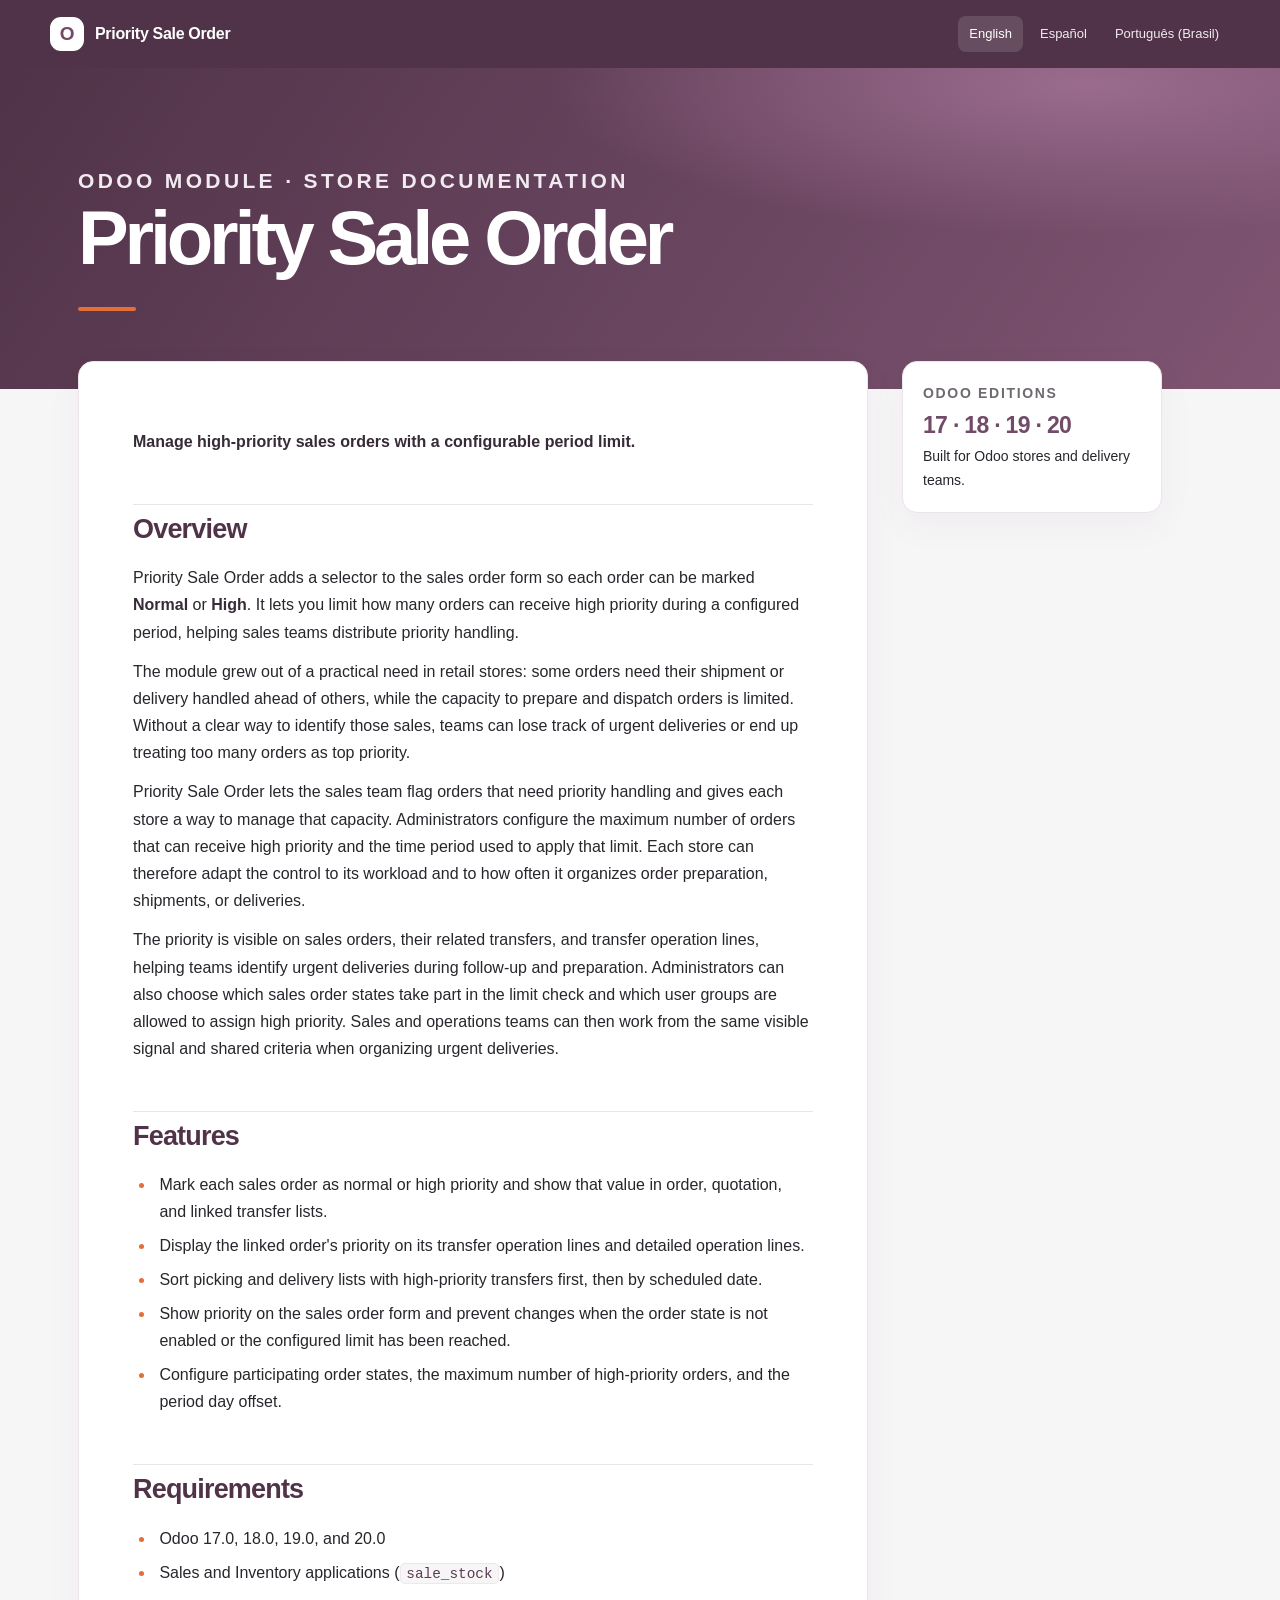
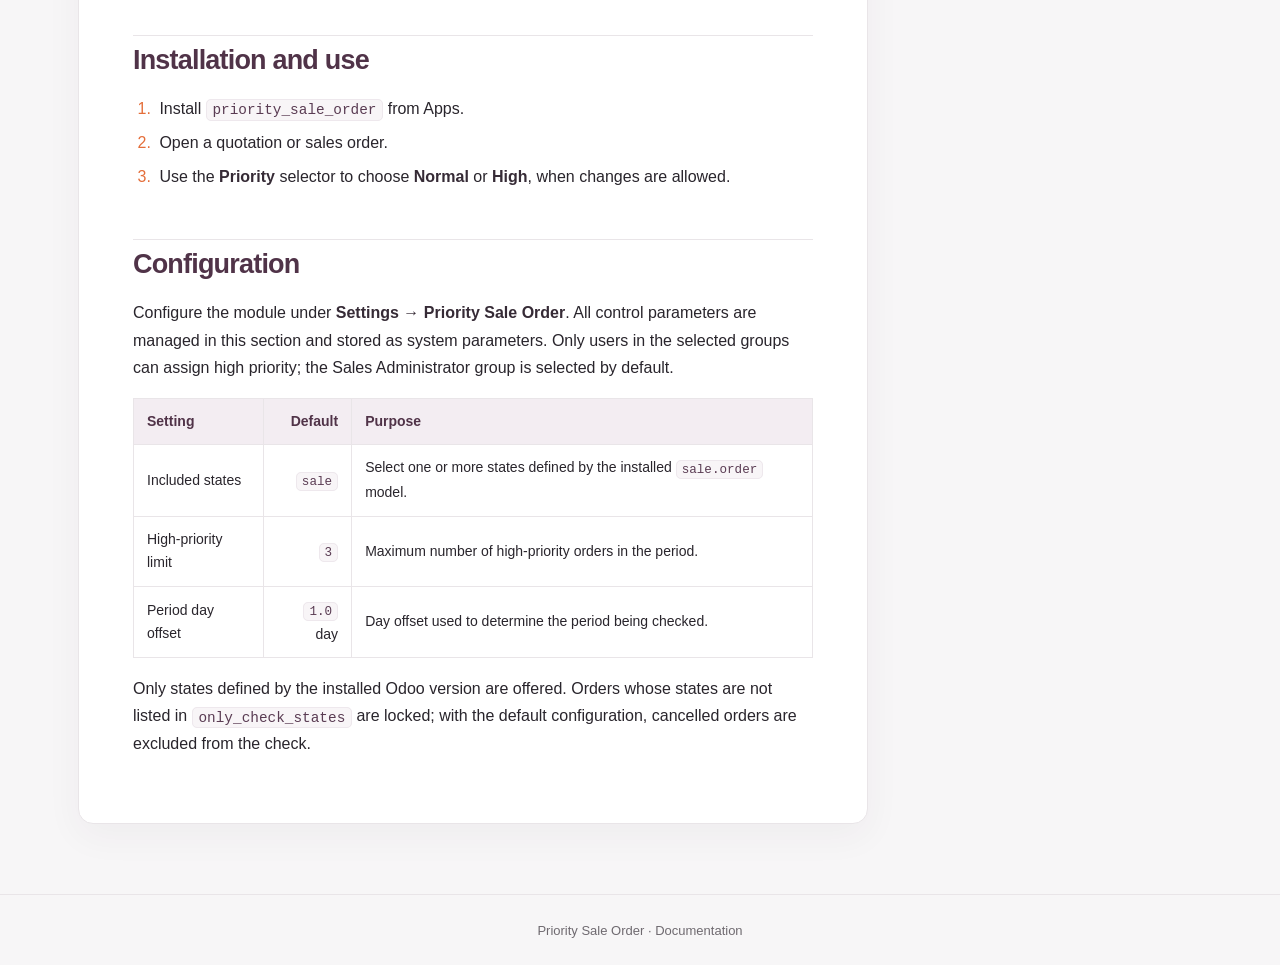
<file: static/description/index.html>
<!doctype html>
<html lang="en">
<head>
  <meta charset="utf-8">
  <meta name="viewport" content="width=device-width, initial-scale=1">
  <meta name="color-scheme" content="light">
  <title>Priority Sale Order</title>
  <style>
:root {
  color-scheme: light;
  --odoo-purple: #714b67;
  --odoo-purple-dark: #503348;
  --odoo-purple-pale: #f3edf2;
  --odoo-orange: #e46e3a;
  --ink: #29252c;
  --muted: #6f6a70;
  --line: #e9e5e8;
  --paper: #fff;
  --canvas: #f7f6f7;
}
* { box-sizing: border-box; }
body {
  margin: 0;
  background: var(--canvas);
  color: var(--ink);
  font: 16px/1.7 Inter, -apple-system, BlinkMacSystemFont, "Segoe UI", sans-serif;
}
a { color: var(--odoo-purple); text-decoration-thickness: 1px; text-underline-offset: 3px; }
a:hover { color: var(--odoo-purple-dark); }
.topbar {
  min-height: 68px;
  display: flex;
  align-items: center;
  justify-content: space-between;
  gap: 24px;
  padding: 12px max(24px, calc((100vw - 1180px) / 2));
  background: var(--odoo-purple-dark);
  color: white;
}
.brand { display: inline-flex; align-items: center; gap: 11px; color: white; font-weight: 700; text-decoration: none; letter-spacing: -.02em; }
.brand-mark {
  display: grid; place-items: center; width: 34px; height: 34px; border-radius: 11px;
  background: white; color: var(--odoo-purple); font-weight: 850; font-size: 19px;
}
.languages { display: flex; flex-wrap: wrap; gap: 6px; }
.languages a { padding: 7px 11px; border-radius: 8px; color: #f1eaf0; font-size: 13px; text-decoration: none; }
.languages a:hover, .languages a[aria-current="page"] { background: #ffffff20; color: white; }
.hero {
  overflow: hidden;
  background: radial-gradient(ellipse at 85% 5%, #9a6b8d 0, transparent 35%), linear-gradient(125deg, #503348, #714b67 72%, #805573);
  color: white;
}
.hero-inner { max-width: 1180px; margin: 0 auto; padding: 72px 28px 78px; }
.eyebrow { margin: 0 0 14px; color: #f6c7a7; font-size: 12px; font-weight: 750; letter-spacing: .16em; text-transform: uppercase; }
.hero h1 { max-width: 820px; margin: 0; color: white; font-size: clamp(42px, 7vw, 76px); line-height: 1.03; letter-spacing: -.055em; }
.hero p { max-width: 680px; margin: 23px 0 0; color: #f2eaf1; font-size: clamp(17px, 2.4vw, 21px); }
.hero-rule { width: 58px; height: 4px; margin-top: 30px; border-radius: 4px; background: var(--odoo-orange); }
.layout { display: grid; grid-template-columns: minmax(0, 790px) 260px; gap: 34px; max-width: 1180px; margin: -28px auto 0; padding: 0 28px 70px; align-items: start; }
.article, .side-card { border: 1px solid var(--line); border-radius: 15px; background: var(--paper); box-shadow: 0 12px 36px #38233a0c; }
.article { padding: clamp(26px, 5vw, 54px); }
.article h2 { margin: 1.8em 0 .65em; padding-top: .3em; border-top: 1px solid var(--line); color: var(--odoo-purple-dark); font-size: 27px; line-height: 1.25; letter-spacing: -.03em; }
.article h2:first-child { margin-top: 0; border-top: 0; }
.article h3 { margin: 1.5em 0 .5em; color: var(--odoo-purple); font-size: 19px; }
.article p { margin: .75em 0; }
.article strong { color: #362b36; }
.article ul, .article ol { padding-left: 1.4em; }
.article li { padding-left: .25em; margin: .42em 0; }
.article li::marker { color: var(--odoo-orange); }
.article code { padding: .13em .4em; border: 1px solid #eee8ed; border-radius: 5px; background: #f8f5f7; color: #5a3c53; font-size: .9em; }
.article table { display: block; width: 100%; margin: 1.2em 0; overflow-x: auto; border-collapse: collapse; font-size: 14px; }
.article th { background: var(--odoo-purple-pale); color: var(--odoo-purple-dark); text-align: left; }
.article th, .article td { padding: 11px 13px; border: 1px solid var(--line); }
.article blockquote { margin: 1.2em 0; padding: 12px 18px; border-left: 4px solid var(--odoo-orange); background: #fcf7f4; color: var(--muted); }
.sidebar { display: grid; gap: 14px; }
.side-card { padding: 20px; }
.side-label { margin: 0 0 9px; color: var(--muted); font-size: 11px; font-weight: 750; letter-spacing: .12em; text-transform: uppercase; }
.side-card p { margin: 0; font-size: 14px; }
.side-card .accent { color: var(--odoo-purple); font-size: 23px; font-weight: 750; letter-spacing: -.03em; }
.side-card a { font-size: 14px; }
footer { padding: 25px 20px; border-top: 1px solid var(--line); color: var(--muted); text-align: center; font-size: 13px; }
@media (max-width: 850px) {
  .layout { grid-template-columns: 1fr; }
  .sidebar { grid-template-columns: repeat(auto-fit, minmax(190px, 1fr)); }
  .hero-inner { padding-top: 55px; padding-bottom: 66px; }
}
@media (max-width: 520px) {
  .topbar { align-items: flex-start; flex-direction: column; gap: 10px; padding: 13px 18px; }
  .hero-inner { padding: 44px 20px 58px; }
  .layout { padding-right: 14px; padding-left: 14px; }
  .article { padding: 24px 20px; }
}
</style>
</head>
<body>
  <header class="topbar">
    <a class="brand" href="index.html"><span class="brand-mark">O</span><span>Priority Sale Order</span></a>
    <nav class="languages" aria-label="Language"><a href="index.html" aria-current="page">English</a>
<a href="es.html">Español</a>
<a href="pt_BR.html">Português (Brasil)</a></nav>
  </header>
  <section class="hero">
    <div class="hero-inner">
      <p class="eyebrow">Odoo module · Store documentation</p>
      <h1>Priority Sale Order</h1>
      <div class="hero-rule"></div>
    </div>
  </section>
  <main class="layout">
    <article class="article"><p><strong>Manage high-priority sales orders with a configurable period limit.</strong></p>
<h2 id="overview">Overview</h2>
<p>Priority Sale Order adds a selector to the sales order form so each order can be marked <strong>Normal</strong> or <strong>High</strong>. It lets you limit how many orders can receive high priority during a configured period, helping sales teams distribute priority handling.</p>
<p>The module grew out of a practical need in retail stores: some orders need their shipment or delivery handled ahead of others, while the capacity to prepare and dispatch orders is limited. Without a clear way to identify those sales, teams can lose track of urgent deliveries or end up treating too many orders as top priority.</p>
<p>Priority Sale Order lets the sales team flag orders that need priority handling and gives each store a way to manage that capacity. Administrators configure the maximum number of orders that can receive high priority and the time period used to apply that limit. Each store can therefore adapt the control to its workload and to how often it organizes order preparation, shipments, or deliveries.</p>
<p>The priority is visible on sales orders, their related transfers, and transfer operation lines, helping teams identify urgent deliveries during follow-up and preparation. Administrators can also choose which sales order states take part in the limit check and which user groups are allowed to assign high priority. Sales and operations teams can then work from the same visible signal and shared criteria when organizing urgent deliveries.</p>
<h2 id="features">Features</h2>
<ul>
<li>Mark each sales order as normal or high priority and show that value in order, quotation, and linked transfer lists.</li>
<li>Display the linked order's priority on its transfer operation lines and detailed operation lines.</li>
<li>Sort picking and delivery lists with high-priority transfers first, then by scheduled date.</li>
<li>Show priority on the sales order form and prevent changes when the order state is not enabled or the configured limit has been reached.</li>
<li>Configure participating order states, the maximum number of high-priority orders, and the period day offset.</li>
</ul>
<h2 id="requirements">Requirements</h2>
<ul>
<li>Odoo 17.0, 18.0, 19.0, and 20.0</li>
<li>Sales and Inventory applications (<code>sale_stock</code>)</li>
</ul>
<h2 id="installation-and-use">Installation and use</h2>
<ol>
<li>Install <code>priority_sale_order</code> from Apps.</li>
<li>Open a quotation or sales order.</li>
<li>Use the <strong>Priority</strong> selector to choose <strong>Normal</strong> or <strong>High</strong>, when changes are allowed.</li>
</ol>
<h2 id="configuration">Configuration</h2>
<p>Configure the module under <strong>Settings → Priority Sale Order</strong>. All control parameters are managed in this section and stored as system parameters. Only users in the selected groups can assign high priority; the Sales Administrator group is selected by default.</p>
<table>
<thead>
<tr>
<th>Setting</th>
<th style="text-align: right;">Default</th>
<th>Purpose</th>
</tr>
</thead>
<tbody>
<tr>
<td>Included states</td>
<td style="text-align: right;"><code>sale</code></td>
<td>Select one or more states defined by the installed <code>sale.order</code> model.</td>
</tr>
<tr>
<td>High-priority limit</td>
<td style="text-align: right;"><code>3</code></td>
<td>Maximum number of high-priority orders in the period.</td>
</tr>
<tr>
<td>Period day offset</td>
<td style="text-align: right;"><code>1.0</code> day</td>
<td>Day offset used to determine the period being checked.</td>
</tr>
</tbody>
</table>
<p>Only states defined by the installed Odoo version are offered. Orders whose states are not listed in <code>only_check_states</code> are locked; with the default configuration, cancelled orders are excluded from the check.</p></article>
    <aside class="sidebar">
      <section class="side-card"><p class="side-label">Odoo editions</p><p class="accent">17 · 18 · 19 · 20</p><p>Built for Odoo stores and delivery teams.</p></section>
      
    </aside>
  </main>
  <footer>Priority Sale Order · Documentation</footer>
</body>
</html>
</file>
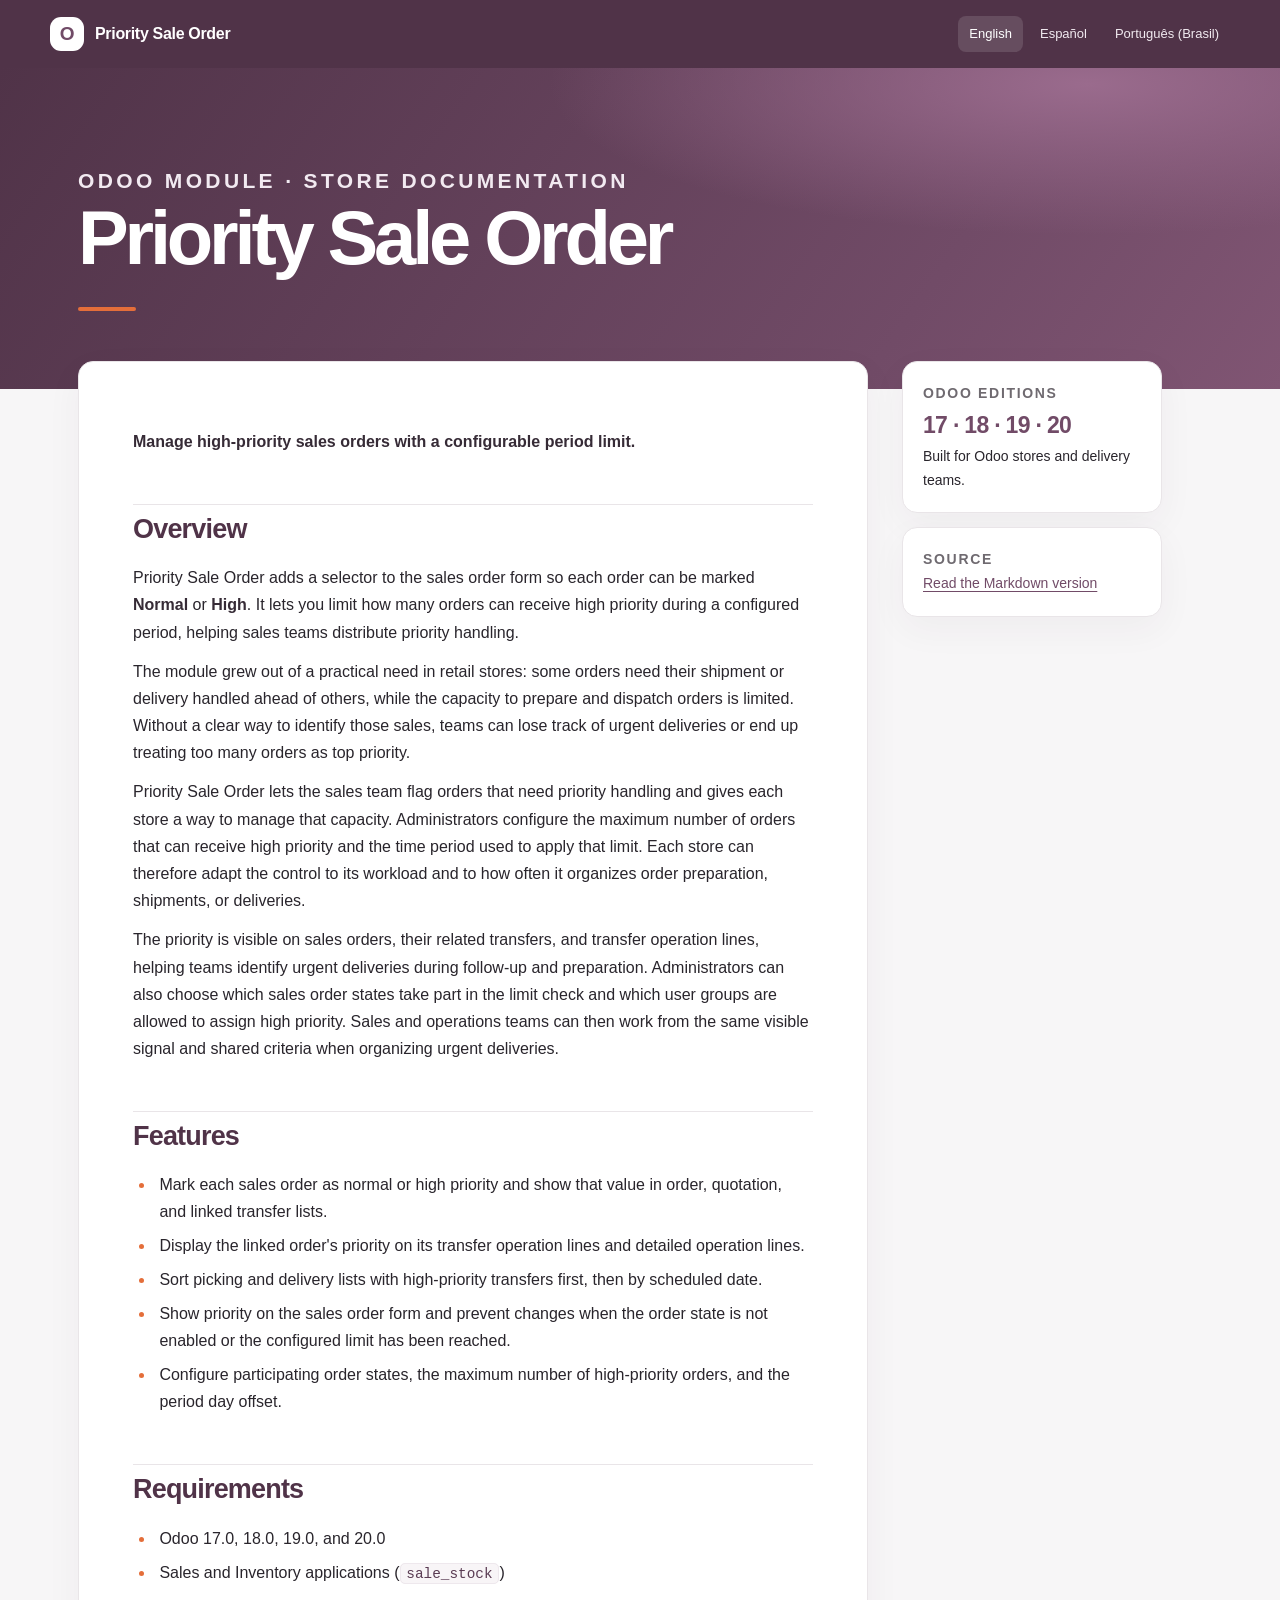
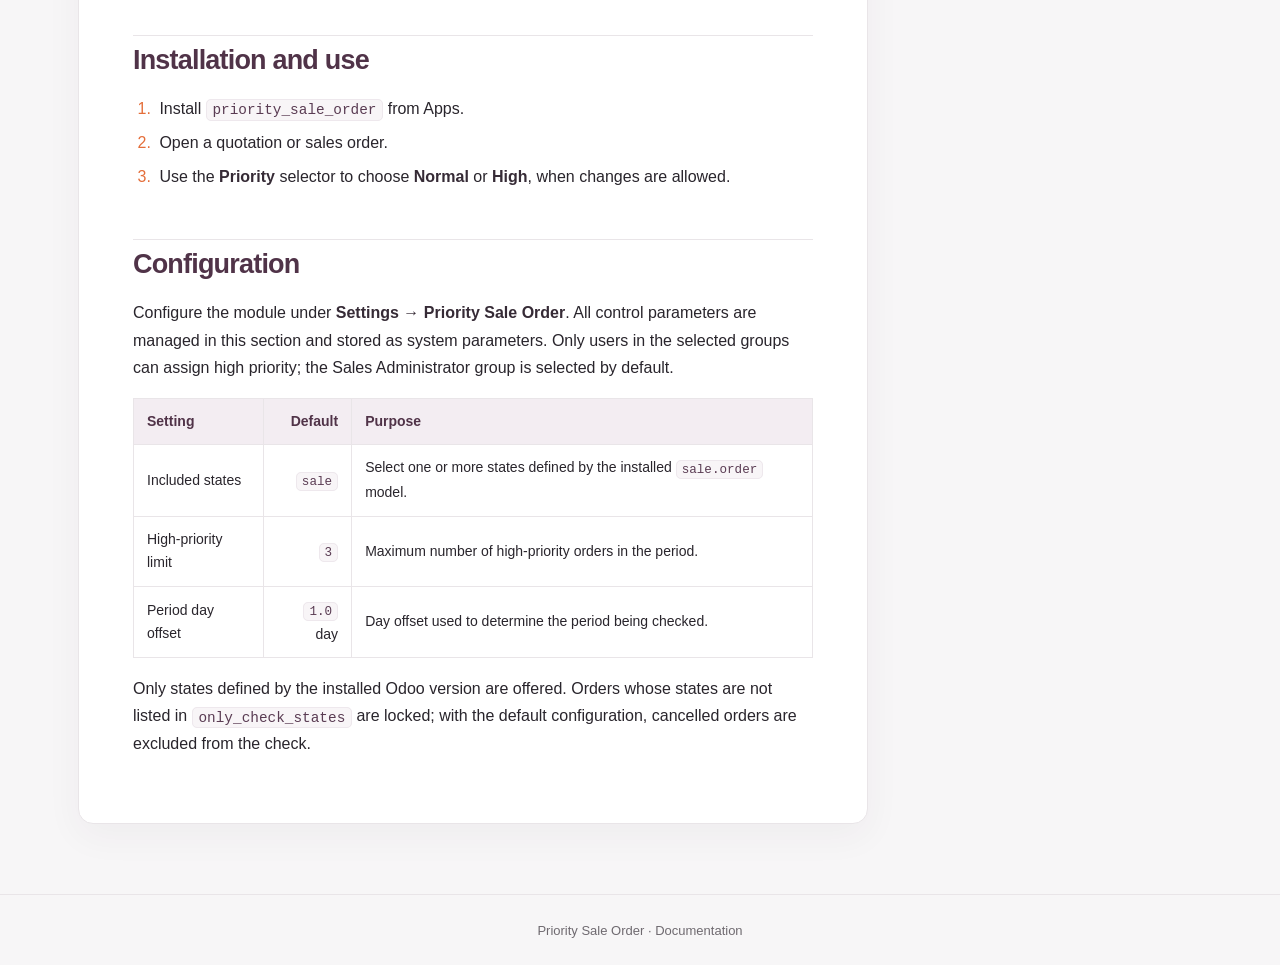
<file: docs/store/html/index.html>
<!doctype html>
<html lang="en">
<head>
  <meta charset="utf-8">
  <meta name="viewport" content="width=device-width, initial-scale=1">
  <meta name="color-scheme" content="light">
  <title>Priority Sale Order</title>
  <style>
:root {
  color-scheme: light;
  --odoo-purple: #714b67;
  --odoo-purple-dark: #503348;
  --odoo-purple-pale: #f3edf2;
  --odoo-orange: #e46e3a;
  --ink: #29252c;
  --muted: #6f6a70;
  --line: #e9e5e8;
  --paper: #fff;
  --canvas: #f7f6f7;
}
* { box-sizing: border-box; }
body {
  margin: 0;
  background: var(--canvas);
  color: var(--ink);
  font: 16px/1.7 Inter, -apple-system, BlinkMacSystemFont, "Segoe UI", sans-serif;
}
a { color: var(--odoo-purple); text-decoration-thickness: 1px; text-underline-offset: 3px; }
a:hover { color: var(--odoo-purple-dark); }
.topbar {
  min-height: 68px;
  display: flex;
  align-items: center;
  justify-content: space-between;
  gap: 24px;
  padding: 12px max(24px, calc((100vw - 1180px) / 2));
  background: var(--odoo-purple-dark);
  color: white;
}
.brand { display: inline-flex; align-items: center; gap: 11px; color: white; font-weight: 700; text-decoration: none; letter-spacing: -.02em; }
.brand-mark {
  display: grid; place-items: center; width: 34px; height: 34px; border-radius: 11px;
  background: white; color: var(--odoo-purple); font-weight: 850; font-size: 19px;
}
.languages { display: flex; flex-wrap: wrap; gap: 6px; }
.languages a { padding: 7px 11px; border-radius: 8px; color: #f1eaf0; font-size: 13px; text-decoration: none; }
.languages a:hover, .languages a[aria-current="page"] { background: #ffffff20; color: white; }
.hero {
  overflow: hidden;
  background: radial-gradient(ellipse at 85% 5%, #9a6b8d 0, transparent 35%), linear-gradient(125deg, #503348, #714b67 72%, #805573);
  color: white;
}
.hero-inner { max-width: 1180px; margin: 0 auto; padding: 72px 28px 78px; }
.eyebrow { margin: 0 0 14px; color: #f6c7a7; font-size: 12px; font-weight: 750; letter-spacing: .16em; text-transform: uppercase; }
.hero h1 { max-width: 820px; margin: 0; color: white; font-size: clamp(42px, 7vw, 76px); line-height: 1.03; letter-spacing: -.055em; }
.hero p { max-width: 680px; margin: 23px 0 0; color: #f2eaf1; font-size: clamp(17px, 2.4vw, 21px); }
.hero-rule { width: 58px; height: 4px; margin-top: 30px; border-radius: 4px; background: var(--odoo-orange); }
.layout { display: grid; grid-template-columns: minmax(0, 790px) 260px; gap: 34px; max-width: 1180px; margin: -28px auto 0; padding: 0 28px 70px; align-items: start; }
.article, .side-card { border: 1px solid var(--line); border-radius: 15px; background: var(--paper); box-shadow: 0 12px 36px #38233a0c; }
.article { padding: clamp(26px, 5vw, 54px); }
.article h2 { margin: 1.8em 0 .65em; padding-top: .3em; border-top: 1px solid var(--line); color: var(--odoo-purple-dark); font-size: 27px; line-height: 1.25; letter-spacing: -.03em; }
.article h2:first-child { margin-top: 0; border-top: 0; }
.article h3 { margin: 1.5em 0 .5em; color: var(--odoo-purple); font-size: 19px; }
.article p { margin: .75em 0; }
.article strong { color: #362b36; }
.article ul, .article ol { padding-left: 1.4em; }
.article li { padding-left: .25em; margin: .42em 0; }
.article li::marker { color: var(--odoo-orange); }
.article code { padding: .13em .4em; border: 1px solid #eee8ed; border-radius: 5px; background: #f8f5f7; color: #5a3c53; font-size: .9em; }
.article table { display: block; width: 100%; margin: 1.2em 0; overflow-x: auto; border-collapse: collapse; font-size: 14px; }
.article th { background: var(--odoo-purple-pale); color: var(--odoo-purple-dark); text-align: left; }
.article th, .article td { padding: 11px 13px; border: 1px solid var(--line); }
.article blockquote { margin: 1.2em 0; padding: 12px 18px; border-left: 4px solid var(--odoo-orange); background: #fcf7f4; color: var(--muted); }
.sidebar { display: grid; gap: 14px; }
.side-card { padding: 20px; }
.side-label { margin: 0 0 9px; color: var(--muted); font-size: 11px; font-weight: 750; letter-spacing: .12em; text-transform: uppercase; }
.side-card p { margin: 0; font-size: 14px; }
.side-card .accent { color: var(--odoo-purple); font-size: 23px; font-weight: 750; letter-spacing: -.03em; }
.side-card a { font-size: 14px; }
footer { padding: 25px 20px; border-top: 1px solid var(--line); color: var(--muted); text-align: center; font-size: 13px; }
@media (max-width: 850px) {
  .layout { grid-template-columns: 1fr; }
  .sidebar { grid-template-columns: repeat(auto-fit, minmax(190px, 1fr)); }
  .hero-inner { padding-top: 55px; padding-bottom: 66px; }
}
@media (max-width: 520px) {
  .topbar { align-items: flex-start; flex-direction: column; gap: 10px; padding: 13px 18px; }
  .hero-inner { padding: 44px 20px 58px; }
  .layout { padding-right: 14px; padding-left: 14px; }
  .article { padding: 24px 20px; }
}
</style>
</head>
<body>
  <header class="topbar">
    <a class="brand" href="index.html"><span class="brand-mark">O</span><span>Priority Sale Order</span></a>
    <nav class="languages" aria-label="Language">
      <a href="index.html" aria-current="page">English</a>
      <a href="es.html">Español</a>
      <a href="pt_BR.html">Português (Brasil)</a>
    </nav>
  </header>
  <section class="hero">
    <div class="hero-inner">
      <p class="eyebrow">Odoo module · Store documentation</p>
      <h1>Priority Sale Order</h1>
      <div class="hero-rule"></div>
    </div>
  </section>
  <main class="layout">
    <article class="article"><p><strong>Manage high-priority sales orders with a configurable period limit.</strong></p>
<h2 id="overview">Overview</h2>
<p>Priority Sale Order adds a selector to the sales order form so each order can be marked <strong>Normal</strong> or <strong>High</strong>. It lets you limit how many orders can receive high priority during a configured period, helping sales teams distribute priority handling.</p>
<p>The module grew out of a practical need in retail stores: some orders need their shipment or delivery handled ahead of others, while the capacity to prepare and dispatch orders is limited. Without a clear way to identify those sales, teams can lose track of urgent deliveries or end up treating too many orders as top priority.</p>
<p>Priority Sale Order lets the sales team flag orders that need priority handling and gives each store a way to manage that capacity. Administrators configure the maximum number of orders that can receive high priority and the time period used to apply that limit. Each store can therefore adapt the control to its workload and to how often it organizes order preparation, shipments, or deliveries.</p>
<p>The priority is visible on sales orders, their related transfers, and transfer operation lines, helping teams identify urgent deliveries during follow-up and preparation. Administrators can also choose which sales order states take part in the limit check and which user groups are allowed to assign high priority. Sales and operations teams can then work from the same visible signal and shared criteria when organizing urgent deliveries.</p>
<h2 id="features">Features</h2>
<ul>
<li>Mark each sales order as normal or high priority and show that value in order, quotation, and linked transfer lists.</li>
<li>Display the linked order's priority on its transfer operation lines and detailed operation lines.</li>
<li>Sort picking and delivery lists with high-priority transfers first, then by scheduled date.</li>
<li>Show priority on the sales order form and prevent changes when the order state is not enabled or the configured limit has been reached.</li>
<li>Configure participating order states, the maximum number of high-priority orders, and the period day offset.</li>
</ul>
<h2 id="requirements">Requirements</h2>
<ul>
<li>Odoo 17.0, 18.0, 19.0, and 20.0</li>
<li>Sales and Inventory applications (<code>sale_stock</code>)</li>
</ul>
<h2 id="installation-and-use">Installation and use</h2>
<ol>
<li>Install <code>priority_sale_order</code> from Apps.</li>
<li>Open a quotation or sales order.</li>
<li>Use the <strong>Priority</strong> selector to choose <strong>Normal</strong> or <strong>High</strong>, when changes are allowed.</li>
</ol>
<h2 id="configuration">Configuration</h2>
<p>Configure the module under <strong>Settings → Priority Sale Order</strong>. All control parameters are managed in this section and stored as system parameters. Only users in the selected groups can assign high priority; the Sales Administrator group is selected by default.</p>
<table>
<thead>
<tr>
<th>Setting</th>
<th style="text-align: right;">Default</th>
<th>Purpose</th>
</tr>
</thead>
<tbody>
<tr>
<td>Included states</td>
<td style="text-align: right;"><code>sale</code></td>
<td>Select one or more states defined by the installed <code>sale.order</code> model.</td>
</tr>
<tr>
<td>High-priority limit</td>
<td style="text-align: right;"><code>3</code></td>
<td>Maximum number of high-priority orders in the period.</td>
</tr>
<tr>
<td>Period day offset</td>
<td style="text-align: right;"><code>1.0</code> day</td>
<td>Day offset used to determine the period being checked.</td>
</tr>
</tbody>
</table>
<p>Only states defined by the installed Odoo version are offered. Orders whose states are not listed in <code>only_check_states</code> are locked; with the default configuration, cancelled orders are excluded from the check.</p></article>
    <aside class="sidebar">
      <section class="side-card"><p class="side-label">Odoo editions</p><p class="accent">17 · 18 · 19 · 20</p><p>Built for Odoo stores and delivery teams.</p></section>
      <section class="side-card"><p class="side-label">Source</p><p><a href="../en.md">Read the Markdown version</a></p></section>
    </aside>
  </main>
  <footer>Priority Sale Order · Documentation</footer>
</body>
</html>
</file>
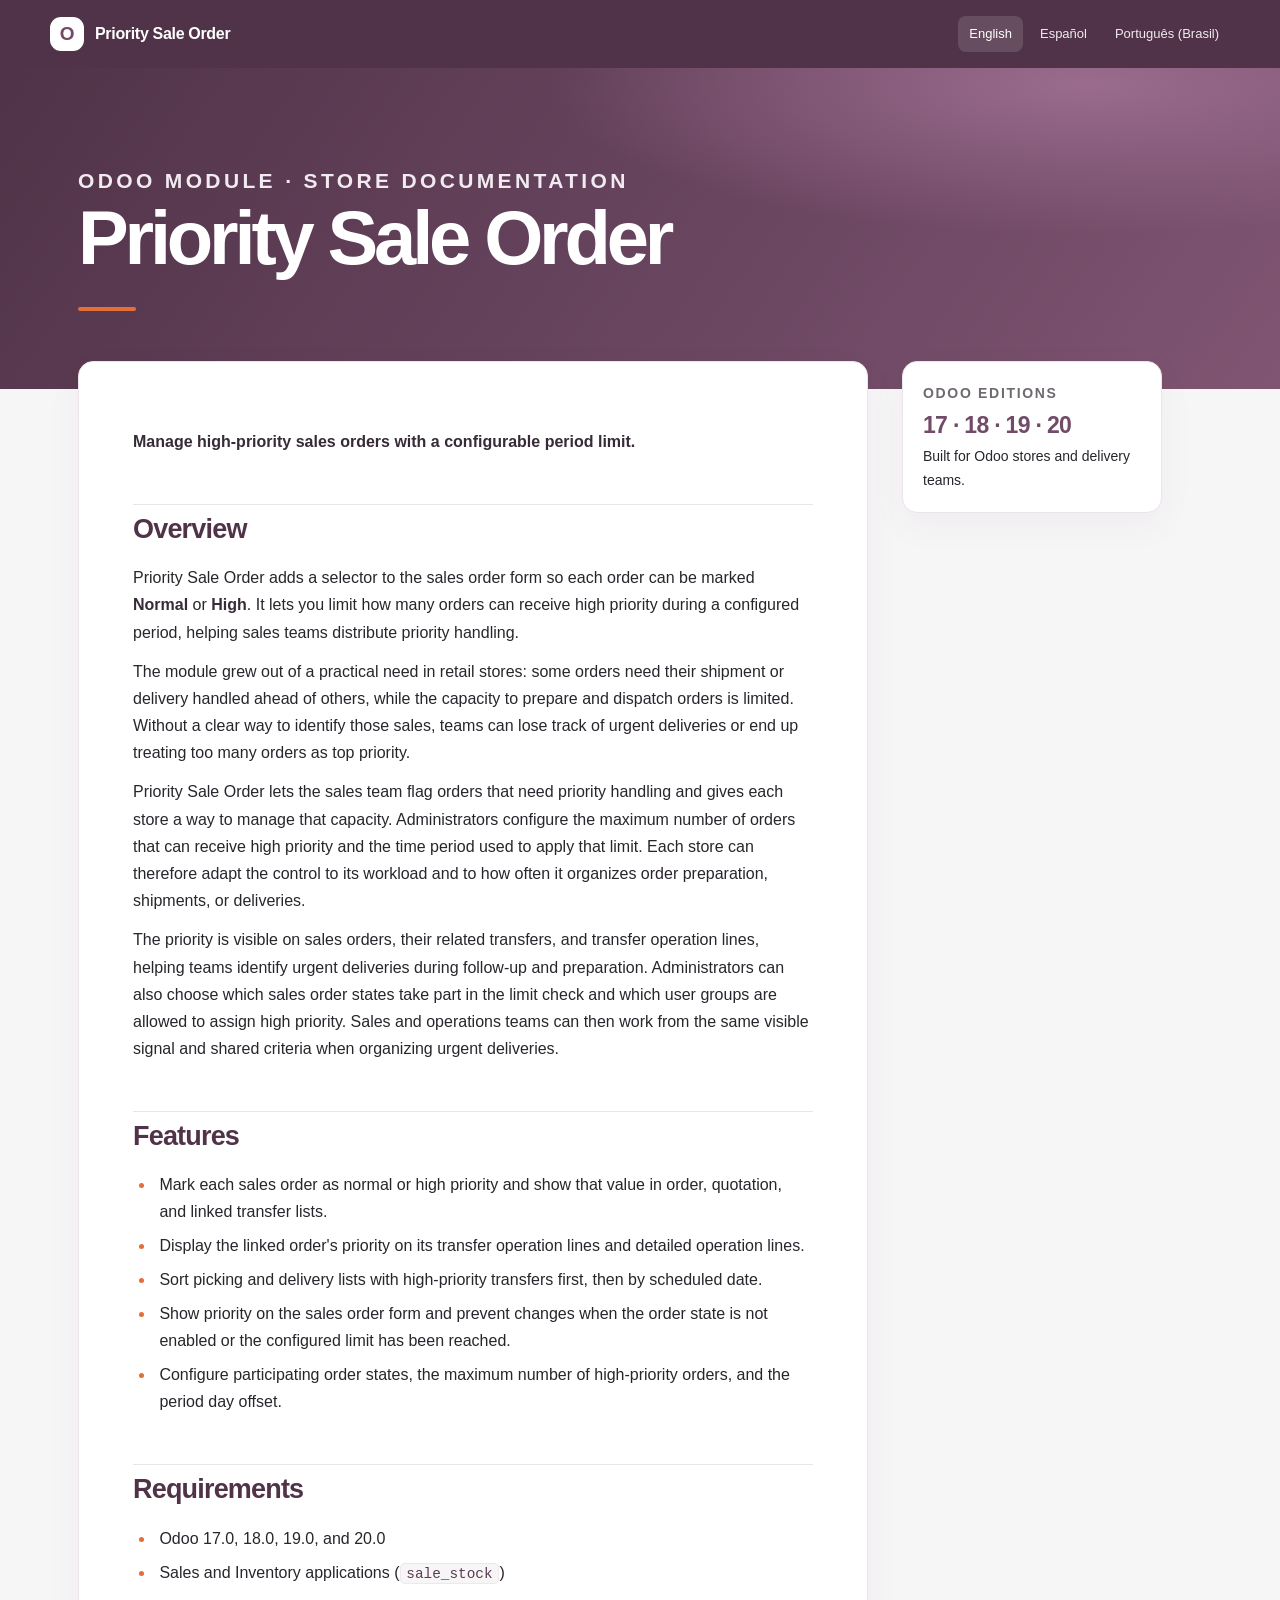
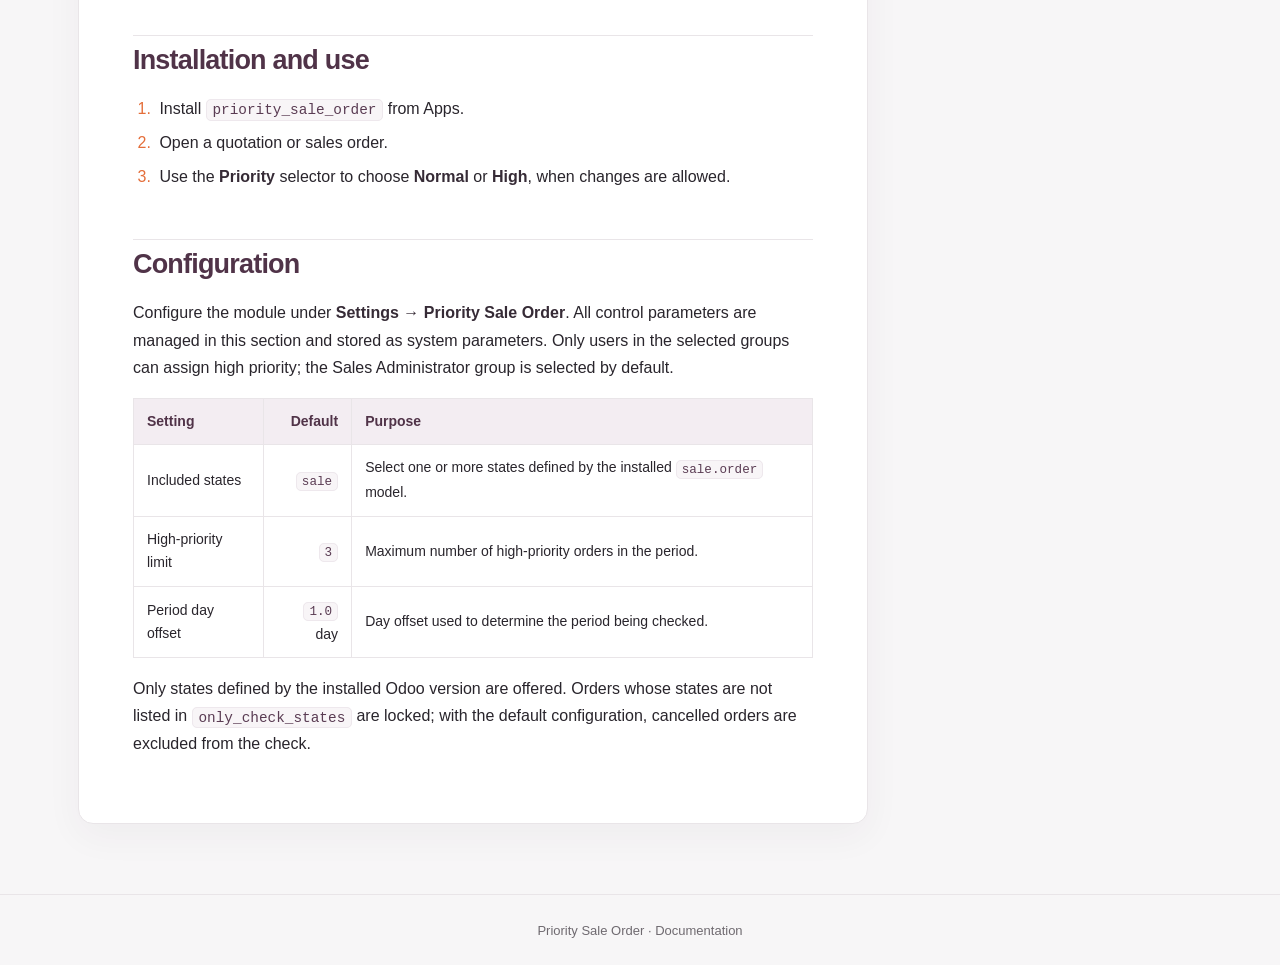
<file: priority_sale_order/static/description/index.html>
<!doctype html>
<html lang="en">
<head>
  <meta charset="utf-8">
  <meta name="viewport" content="width=device-width, initial-scale=1">
  <meta name="color-scheme" content="light">
  <title>Priority Sale Order</title>
  <style>
:root {
  color-scheme: light;
  --odoo-purple: #714b67;
  --odoo-purple-dark: #503348;
  --odoo-purple-pale: #f3edf2;
  --odoo-orange: #e46e3a;
  --ink: #29252c;
  --muted: #6f6a70;
  --line: #e9e5e8;
  --paper: #fff;
  --canvas: #f7f6f7;
}
* { box-sizing: border-box; }
body {
  margin: 0;
  background: var(--canvas);
  color: var(--ink);
  font: 16px/1.7 Inter, -apple-system, BlinkMacSystemFont, "Segoe UI", sans-serif;
}
a { color: var(--odoo-purple); text-decoration-thickness: 1px; text-underline-offset: 3px; }
a:hover { color: var(--odoo-purple-dark); }
.topbar {
  min-height: 68px;
  display: flex;
  align-items: center;
  justify-content: space-between;
  gap: 24px;
  padding: 12px max(24px, calc((100vw - 1180px) / 2));
  background: var(--odoo-purple-dark);
  color: white;
}
.brand { display: inline-flex; align-items: center; gap: 11px; color: white; font-weight: 700; text-decoration: none; letter-spacing: -.02em; }
.brand-mark {
  display: grid; place-items: center; width: 34px; height: 34px; border-radius: 11px;
  background: white; color: var(--odoo-purple); font-weight: 850; font-size: 19px;
}
.languages { display: flex; flex-wrap: wrap; gap: 6px; }
.languages a { padding: 7px 11px; border-radius: 8px; color: #f1eaf0; font-size: 13px; text-decoration: none; }
.languages a:hover, .languages a[aria-current="page"] { background: #ffffff20; color: white; }
.hero {
  overflow: hidden;
  background: radial-gradient(ellipse at 85% 5%, #9a6b8d 0, transparent 35%), linear-gradient(125deg, #503348, #714b67 72%, #805573);
  color: white;
}
.hero-inner { max-width: 1180px; margin: 0 auto; padding: 72px 28px 78px; }
.eyebrow { margin: 0 0 14px; color: #f6c7a7; font-size: 12px; font-weight: 750; letter-spacing: .16em; text-transform: uppercase; }
.hero h1 { max-width: 820px; margin: 0; color: white; font-size: clamp(42px, 7vw, 76px); line-height: 1.03; letter-spacing: -.055em; }
.hero p { max-width: 680px; margin: 23px 0 0; color: #f2eaf1; font-size: clamp(17px, 2.4vw, 21px); }
.hero-rule { width: 58px; height: 4px; margin-top: 30px; border-radius: 4px; background: var(--odoo-orange); }
.layout { display: grid; grid-template-columns: minmax(0, 790px) 260px; gap: 34px; max-width: 1180px; margin: -28px auto 0; padding: 0 28px 70px; align-items: start; }
.article, .side-card { border: 1px solid var(--line); border-radius: 15px; background: var(--paper); box-shadow: 0 12px 36px #38233a0c; }
.article { padding: clamp(26px, 5vw, 54px); }
.article h2 { margin: 1.8em 0 .65em; padding-top: .3em; border-top: 1px solid var(--line); color: var(--odoo-purple-dark); font-size: 27px; line-height: 1.25; letter-spacing: -.03em; }
.article h2:first-child { margin-top: 0; border-top: 0; }
.article h3 { margin: 1.5em 0 .5em; color: var(--odoo-purple); font-size: 19px; }
.article p { margin: .75em 0; }
.article strong { color: #362b36; }
.article ul, .article ol { padding-left: 1.4em; }
.article li { padding-left: .25em; margin: .42em 0; }
.article li::marker { color: var(--odoo-orange); }
.article code { padding: .13em .4em; border: 1px solid #eee8ed; border-radius: 5px; background: #f8f5f7; color: #5a3c53; font-size: .9em; }
.article table { display: block; width: 100%; margin: 1.2em 0; overflow-x: auto; border-collapse: collapse; font-size: 14px; }
.article th { background: var(--odoo-purple-pale); color: var(--odoo-purple-dark); text-align: left; }
.article th, .article td { padding: 11px 13px; border: 1px solid var(--line); }
.article blockquote { margin: 1.2em 0; padding: 12px 18px; border-left: 4px solid var(--odoo-orange); background: #fcf7f4; color: var(--muted); }
.sidebar { display: grid; gap: 14px; }
.side-card { padding: 20px; }
.side-label { margin: 0 0 9px; color: var(--muted); font-size: 11px; font-weight: 750; letter-spacing: .12em; text-transform: uppercase; }
.side-card p { margin: 0; font-size: 14px; }
.side-card .accent { color: var(--odoo-purple); font-size: 23px; font-weight: 750; letter-spacing: -.03em; }
.side-card a { font-size: 14px; }
footer { padding: 25px 20px; border-top: 1px solid var(--line); color: var(--muted); text-align: center; font-size: 13px; }
@media (max-width: 850px) {
  .layout { grid-template-columns: 1fr; }
  .sidebar { grid-template-columns: repeat(auto-fit, minmax(190px, 1fr)); }
  .hero-inner { padding-top: 55px; padding-bottom: 66px; }
}
@media (max-width: 520px) {
  .topbar { align-items: flex-start; flex-direction: column; gap: 10px; padding: 13px 18px; }
  .hero-inner { padding: 44px 20px 58px; }
  .layout { padding-right: 14px; padding-left: 14px; }
  .article { padding: 24px 20px; }
}
</style>
</head>
<body>
  <header class="topbar">
    <a class="brand" href="index.html"><span class="brand-mark">O</span><span>Priority Sale Order</span></a>
    <nav class="languages" aria-label="Language">
      <a href="index.html" aria-current="page">English</a>
      <a href="es.html">Español</a>
      <a href="pt_BR.html">Português (Brasil)</a>
    </nav>
  </header>
  <section class="hero">
    <div class="hero-inner">
      <p class="eyebrow">Odoo module · Store documentation</p>
      <h1>Priority Sale Order</h1>
      <div class="hero-rule"></div>
    </div>
  </section>
  <main class="layout">
    <article class="article"><p><strong>Manage high-priority sales orders with a configurable period limit.</strong></p>
<h2 id="overview">Overview</h2>
<p>Priority Sale Order adds a selector to the sales order form so each order can be marked <strong>Normal</strong> or <strong>High</strong>. It lets you limit how many orders can receive high priority during a configured period, helping sales teams distribute priority handling.</p>
<p>The module grew out of a practical need in retail stores: some orders need their shipment or delivery handled ahead of others, while the capacity to prepare and dispatch orders is limited. Without a clear way to identify those sales, teams can lose track of urgent deliveries or end up treating too many orders as top priority.</p>
<p>Priority Sale Order lets the sales team flag orders that need priority handling and gives each store a way to manage that capacity. Administrators configure the maximum number of orders that can receive high priority and the time period used to apply that limit. Each store can therefore adapt the control to its workload and to how often it organizes order preparation, shipments, or deliveries.</p>
<p>The priority is visible on sales orders, their related transfers, and transfer operation lines, helping teams identify urgent deliveries during follow-up and preparation. Administrators can also choose which sales order states take part in the limit check and which user groups are allowed to assign high priority. Sales and operations teams can then work from the same visible signal and shared criteria when organizing urgent deliveries.</p>
<h2 id="features">Features</h2>
<ul>
<li>Mark each sales order as normal or high priority and show that value in order, quotation, and linked transfer lists.</li>
<li>Display the linked order's priority on its transfer operation lines and detailed operation lines.</li>
<li>Sort picking and delivery lists with high-priority transfers first, then by scheduled date.</li>
<li>Show priority on the sales order form and prevent changes when the order state is not enabled or the configured limit has been reached.</li>
<li>Configure participating order states, the maximum number of high-priority orders, and the period day offset.</li>
</ul>
<h2 id="requirements">Requirements</h2>
<ul>
<li>Odoo 17.0, 18.0, 19.0, and 20.0</li>
<li>Sales and Inventory applications (<code>sale_stock</code>)</li>
</ul>
<h2 id="installation-and-use">Installation and use</h2>
<ol>
<li>Install <code>priority_sale_order</code> from Apps.</li>
<li>Open a quotation or sales order.</li>
<li>Use the <strong>Priority</strong> selector to choose <strong>Normal</strong> or <strong>High</strong>, when changes are allowed.</li>
</ol>
<h2 id="configuration">Configuration</h2>
<p>Configure the module under <strong>Settings → Priority Sale Order</strong>. All control parameters are managed in this section and stored as system parameters. Only users in the selected groups can assign high priority; the Sales Administrator group is selected by default.</p>
<table>
<thead>
<tr>
<th>Setting</th>
<th style="text-align: right;">Default</th>
<th>Purpose</th>
</tr>
</thead>
<tbody>
<tr>
<td>Included states</td>
<td style="text-align: right;"><code>sale</code></td>
<td>Select one or more states defined by the installed <code>sale.order</code> model.</td>
</tr>
<tr>
<td>High-priority limit</td>
<td style="text-align: right;"><code>3</code></td>
<td>Maximum number of high-priority orders in the period.</td>
</tr>
<tr>
<td>Period day offset</td>
<td style="text-align: right;"><code>1.0</code> day</td>
<td>Day offset used to determine the period being checked.</td>
</tr>
</tbody>
</table>
<p>Only states defined by the installed Odoo version are offered. Orders whose states are not listed in <code>only_check_states</code> are locked; with the default configuration, cancelled orders are excluded from the check.</p></article>
    <aside class="sidebar">
      <section class="side-card"><p class="side-label">Odoo editions</p><p class="accent">17 · 18 · 19 · 20</p><p>Built for Odoo stores and delivery teams.</p></section>
    </aside>
  </main>
  <footer>Priority Sale Order · Documentation</footer>
</body>
</html>
</file>
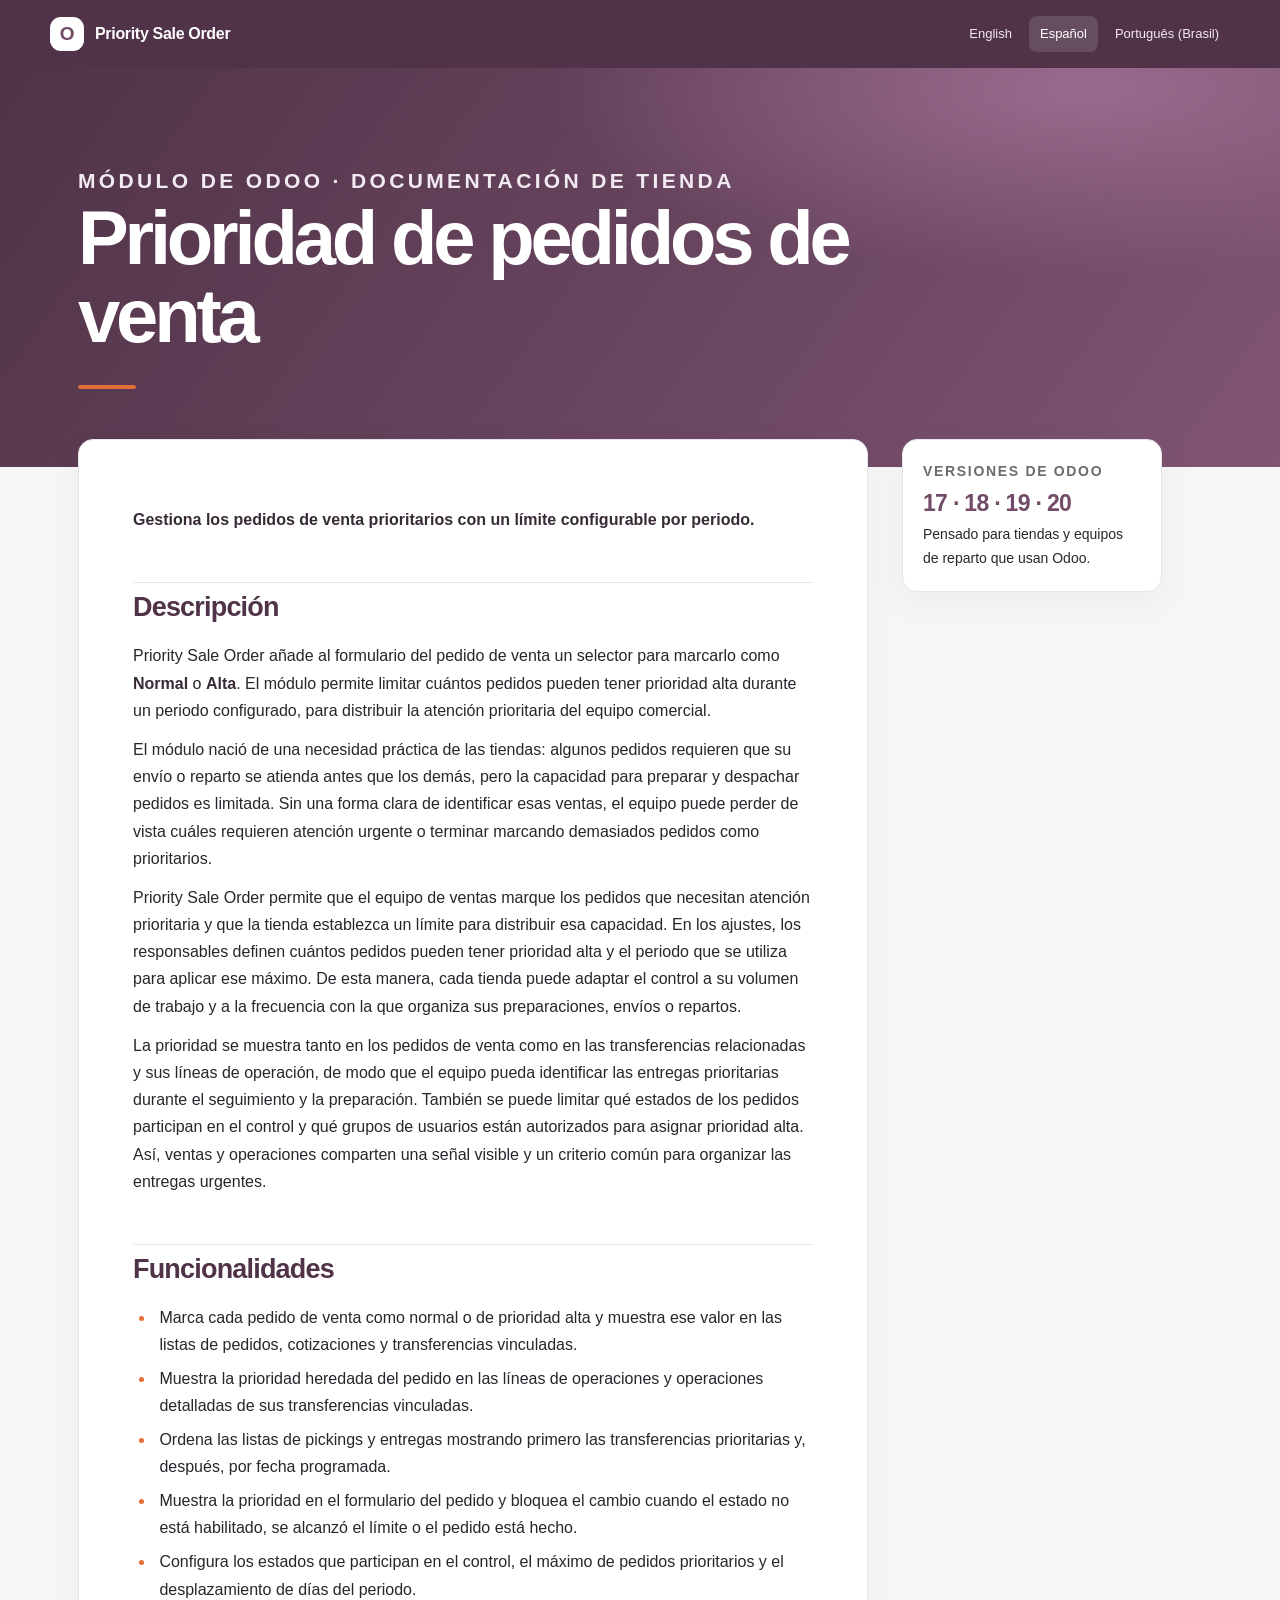
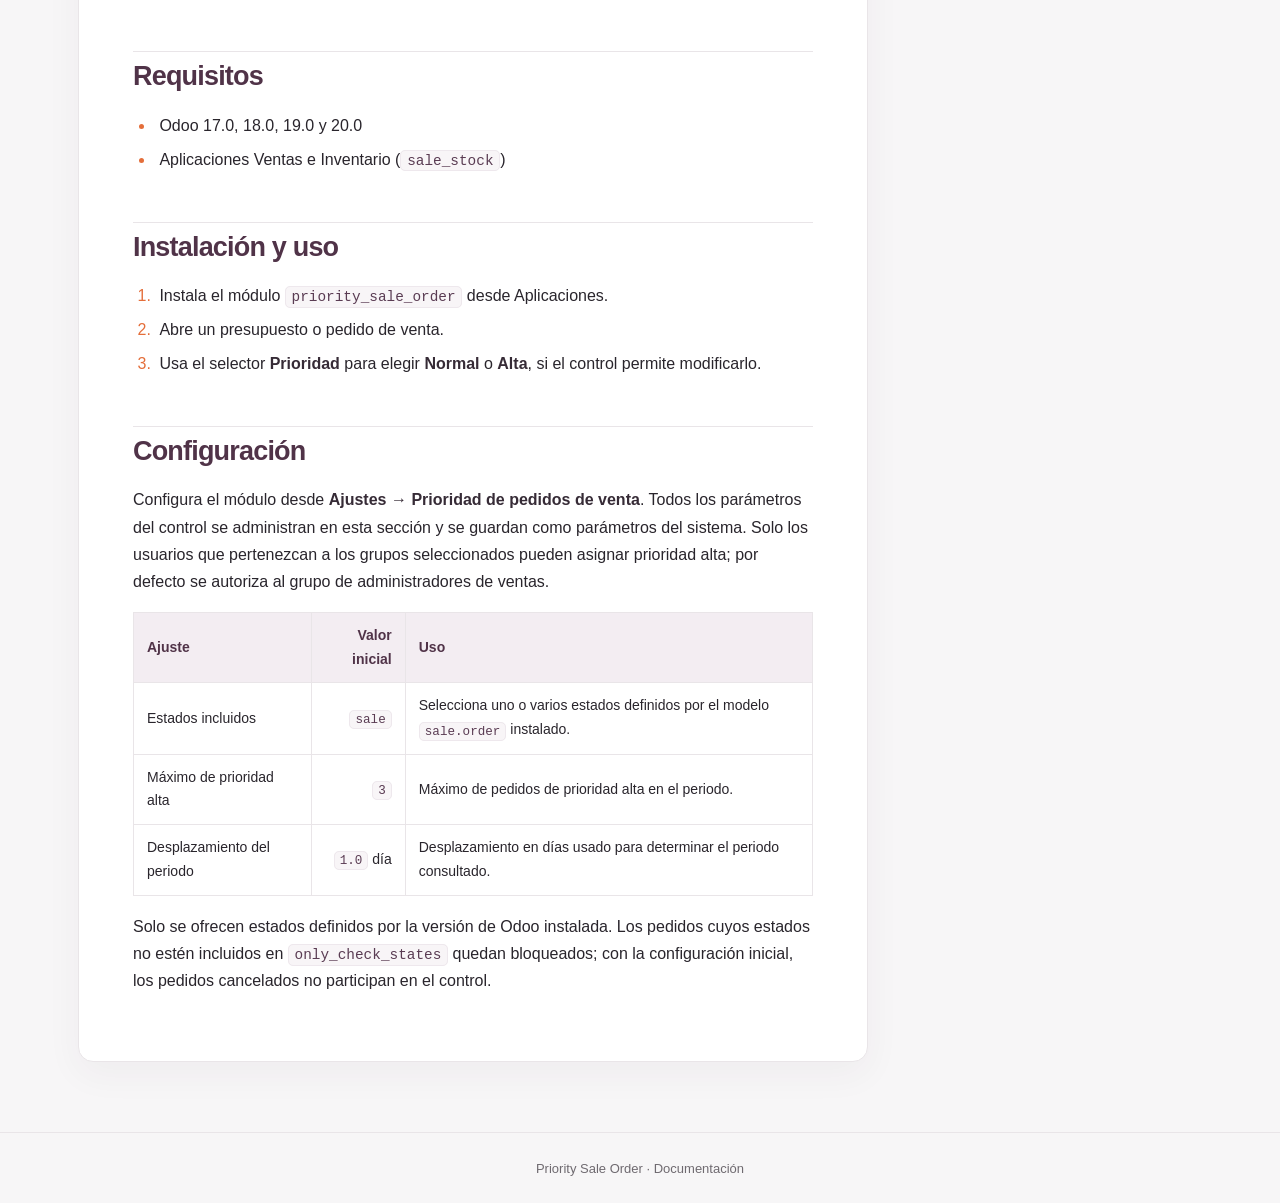
<file: static/description/es.html>
<!doctype html>
<html lang="es">
<head>
  <meta charset="utf-8">
  <meta name="viewport" content="width=device-width, initial-scale=1">
  <meta name="color-scheme" content="light">
  <title>Prioridad de pedidos de venta</title>
  <style>
:root {
  color-scheme: light;
  --odoo-purple: #714b67;
  --odoo-purple-dark: #503348;
  --odoo-purple-pale: #f3edf2;
  --odoo-orange: #e46e3a;
  --ink: #29252c;
  --muted: #6f6a70;
  --line: #e9e5e8;
  --paper: #fff;
  --canvas: #f7f6f7;
}
* { box-sizing: border-box; }
body {
  margin: 0;
  background: var(--canvas);
  color: var(--ink);
  font: 16px/1.7 Inter, -apple-system, BlinkMacSystemFont, "Segoe UI", sans-serif;
}
a { color: var(--odoo-purple); text-decoration-thickness: 1px; text-underline-offset: 3px; }
a:hover { color: var(--odoo-purple-dark); }
.topbar {
  min-height: 68px;
  display: flex;
  align-items: center;
  justify-content: space-between;
  gap: 24px;
  padding: 12px max(24px, calc((100vw - 1180px) / 2));
  background: var(--odoo-purple-dark);
  color: white;
}
.brand { display: inline-flex; align-items: center; gap: 11px; color: white; font-weight: 700; text-decoration: none; letter-spacing: -.02em; }
.brand-mark {
  display: grid; place-items: center; width: 34px; height: 34px; border-radius: 11px;
  background: white; color: var(--odoo-purple); font-weight: 850; font-size: 19px;
}
.languages { display: flex; flex-wrap: wrap; gap: 6px; }
.languages a { padding: 7px 11px; border-radius: 8px; color: #f1eaf0; font-size: 13px; text-decoration: none; }
.languages a:hover, .languages a[aria-current="page"] { background: #ffffff20; color: white; }
.hero {
  overflow: hidden;
  background: radial-gradient(ellipse at 85% 5%, #9a6b8d 0, transparent 35%), linear-gradient(125deg, #503348, #714b67 72%, #805573);
  color: white;
}
.hero-inner { max-width: 1180px; margin: 0 auto; padding: 72px 28px 78px; }
.eyebrow { margin: 0 0 14px; color: #f6c7a7; font-size: 12px; font-weight: 750; letter-spacing: .16em; text-transform: uppercase; }
.hero h1 { max-width: 820px; margin: 0; color: white; font-size: clamp(42px, 7vw, 76px); line-height: 1.03; letter-spacing: -.055em; }
.hero p { max-width: 680px; margin: 23px 0 0; color: #f2eaf1; font-size: clamp(17px, 2.4vw, 21px); }
.hero-rule { width: 58px; height: 4px; margin-top: 30px; border-radius: 4px; background: var(--odoo-orange); }
.layout { display: grid; grid-template-columns: minmax(0, 790px) 260px; gap: 34px; max-width: 1180px; margin: -28px auto 0; padding: 0 28px 70px; align-items: start; }
.article, .side-card { border: 1px solid var(--line); border-radius: 15px; background: var(--paper); box-shadow: 0 12px 36px #38233a0c; }
.article { padding: clamp(26px, 5vw, 54px); }
.article h2 { margin: 1.8em 0 .65em; padding-top: .3em; border-top: 1px solid var(--line); color: var(--odoo-purple-dark); font-size: 27px; line-height: 1.25; letter-spacing: -.03em; }
.article h2:first-child { margin-top: 0; border-top: 0; }
.article h3 { margin: 1.5em 0 .5em; color: var(--odoo-purple); font-size: 19px; }
.article p { margin: .75em 0; }
.article strong { color: #362b36; }
.article ul, .article ol { padding-left: 1.4em; }
.article li { padding-left: .25em; margin: .42em 0; }
.article li::marker { color: var(--odoo-orange); }
.article code { padding: .13em .4em; border: 1px solid #eee8ed; border-radius: 5px; background: #f8f5f7; color: #5a3c53; font-size: .9em; }
.article table { display: block; width: 100%; margin: 1.2em 0; overflow-x: auto; border-collapse: collapse; font-size: 14px; }
.article th { background: var(--odoo-purple-pale); color: var(--odoo-purple-dark); text-align: left; }
.article th, .article td { padding: 11px 13px; border: 1px solid var(--line); }
.article blockquote { margin: 1.2em 0; padding: 12px 18px; border-left: 4px solid var(--odoo-orange); background: #fcf7f4; color: var(--muted); }
.sidebar { display: grid; gap: 14px; }
.side-card { padding: 20px; }
.side-label { margin: 0 0 9px; color: var(--muted); font-size: 11px; font-weight: 750; letter-spacing: .12em; text-transform: uppercase; }
.side-card p { margin: 0; font-size: 14px; }
.side-card .accent { color: var(--odoo-purple); font-size: 23px; font-weight: 750; letter-spacing: -.03em; }
.side-card a { font-size: 14px; }
footer { padding: 25px 20px; border-top: 1px solid var(--line); color: var(--muted); text-align: center; font-size: 13px; }
@media (max-width: 850px) {
  .layout { grid-template-columns: 1fr; }
  .sidebar { grid-template-columns: repeat(auto-fit, minmax(190px, 1fr)); }
  .hero-inner { padding-top: 55px; padding-bottom: 66px; }
}
@media (max-width: 520px) {
  .topbar { align-items: flex-start; flex-direction: column; gap: 10px; padding: 13px 18px; }
  .hero-inner { padding: 44px 20px 58px; }
  .layout { padding-right: 14px; padding-left: 14px; }
  .article { padding: 24px 20px; }
}
</style>
</head>
<body>
  <header class="topbar">
    <a class="brand" href="index.html"><span class="brand-mark">O</span><span>Priority Sale Order</span></a>
    <nav class="languages" aria-label="Language"><a href="index.html">English</a>
<a href="es.html" aria-current="page">Español</a>
<a href="pt_BR.html">Português (Brasil)</a></nav>
  </header>
  <section class="hero">
    <div class="hero-inner">
      <p class="eyebrow">Módulo de Odoo · Documentación de tienda</p>
      <h1>Prioridad de pedidos de venta</h1>
      <div class="hero-rule"></div>
    </div>
  </section>
  <main class="layout">
    <article class="article"><p><strong>Gestiona los pedidos de venta prioritarios con un límite configurable por periodo.</strong></p>
<h2 id="descripcion">Descripción</h2>
<p>Priority Sale Order añade al formulario del pedido de venta un selector para marcarlo como <strong>Normal</strong> o <strong>Alta</strong>. El módulo permite limitar cuántos pedidos pueden tener prioridad alta durante un periodo configurado, para distribuir la atención prioritaria del equipo comercial.</p>
<p>El módulo nació de una necesidad práctica de las tiendas: algunos pedidos requieren que su envío o reparto se atienda antes que los demás, pero la capacidad para preparar y despachar pedidos es limitada. Sin una forma clara de identificar esas ventas, el equipo puede perder de vista cuáles requieren atención urgente o terminar marcando demasiados pedidos como prioritarios.</p>
<p>Priority Sale Order permite que el equipo de ventas marque los pedidos que necesitan atención prioritaria y que la tienda establezca un límite para distribuir esa capacidad. En los ajustes, los responsables definen cuántos pedidos pueden tener prioridad alta y el periodo que se utiliza para aplicar ese máximo. De esta manera, cada tienda puede adaptar el control a su volumen de trabajo y a la frecuencia con la que organiza sus preparaciones, envíos o repartos.</p>
<p>La prioridad se muestra tanto en los pedidos de venta como en las transferencias relacionadas y sus líneas de operación, de modo que el equipo pueda identificar las entregas prioritarias durante el seguimiento y la preparación. También se puede limitar qué estados de los pedidos participan en el control y qué grupos de usuarios están autorizados para asignar prioridad alta. Así, ventas y operaciones comparten una señal visible y un criterio común para organizar las entregas urgentes.</p>
<h2 id="funcionalidades">Funcionalidades</h2>
<ul>
<li>Marca cada pedido de venta como normal o de prioridad alta y muestra ese valor en las listas de pedidos, cotizaciones y transferencias vinculadas.</li>
<li>Muestra la prioridad heredada del pedido en las líneas de operaciones y operaciones detalladas de sus transferencias vinculadas.</li>
<li>Ordena las listas de pickings y entregas mostrando primero las transferencias prioritarias y, después, por fecha programada.</li>
<li>Muestra la prioridad en el formulario del pedido y bloquea el cambio cuando el estado no está habilitado, se alcanzó el límite o el pedido está hecho.</li>
<li>Configura los estados que participan en el control, el máximo de pedidos prioritarios y el desplazamiento de días del periodo.</li>
</ul>
<h2 id="requisitos">Requisitos</h2>
<ul>
<li>Odoo 17.0, 18.0, 19.0 y 20.0</li>
<li>Aplicaciones Ventas e Inventario (<code>sale_stock</code>)</li>
</ul>
<h2 id="instalacion-y-uso">Instalación y uso</h2>
<ol>
<li>Instala el módulo <code>priority_sale_order</code> desde Aplicaciones.</li>
<li>Abre un presupuesto o pedido de venta.</li>
<li>Usa el selector <strong>Prioridad</strong> para elegir <strong>Normal</strong> o <strong>Alta</strong>, si el control permite modificarlo.</li>
</ol>
<h2 id="configuracion">Configuración</h2>
<p>Configura el módulo desde <strong>Ajustes → Prioridad de pedidos de venta</strong>. Todos los parámetros del control se administran en esta sección y se guardan como parámetros del sistema. Solo los usuarios que pertenezcan a los grupos seleccionados pueden asignar prioridad alta; por defecto se autoriza al grupo de administradores de ventas.</p>
<table>
<thead>
<tr>
<th>Ajuste</th>
<th style="text-align: right;">Valor inicial</th>
<th>Uso</th>
</tr>
</thead>
<tbody>
<tr>
<td>Estados incluidos</td>
<td style="text-align: right;"><code>sale</code></td>
<td>Selecciona uno o varios estados definidos por el modelo <code>sale.order</code> instalado.</td>
</tr>
<tr>
<td>Máximo de prioridad alta</td>
<td style="text-align: right;"><code>3</code></td>
<td>Máximo de pedidos de prioridad alta en el periodo.</td>
</tr>
<tr>
<td>Desplazamiento del periodo</td>
<td style="text-align: right;"><code>1.0</code> día</td>
<td>Desplazamiento en días usado para determinar el periodo consultado.</td>
</tr>
</tbody>
</table>
<p>Solo se ofrecen estados definidos por la versión de Odoo instalada. Los pedidos cuyos estados no estén incluidos en <code>only_check_states</code> quedan bloqueados; con la configuración inicial, los pedidos cancelados no participan en el control.</p></article>
    <aside class="sidebar">
      <section class="side-card"><p class="side-label">Versiones de Odoo</p><p class="accent">17 · 18 · 19 · 20</p><p>Pensado para tiendas y equipos de reparto que usan Odoo.</p></section>
      
    </aside>
  </main>
  <footer>Priority Sale Order · Documentación</footer>
</body>
</html>
</file>
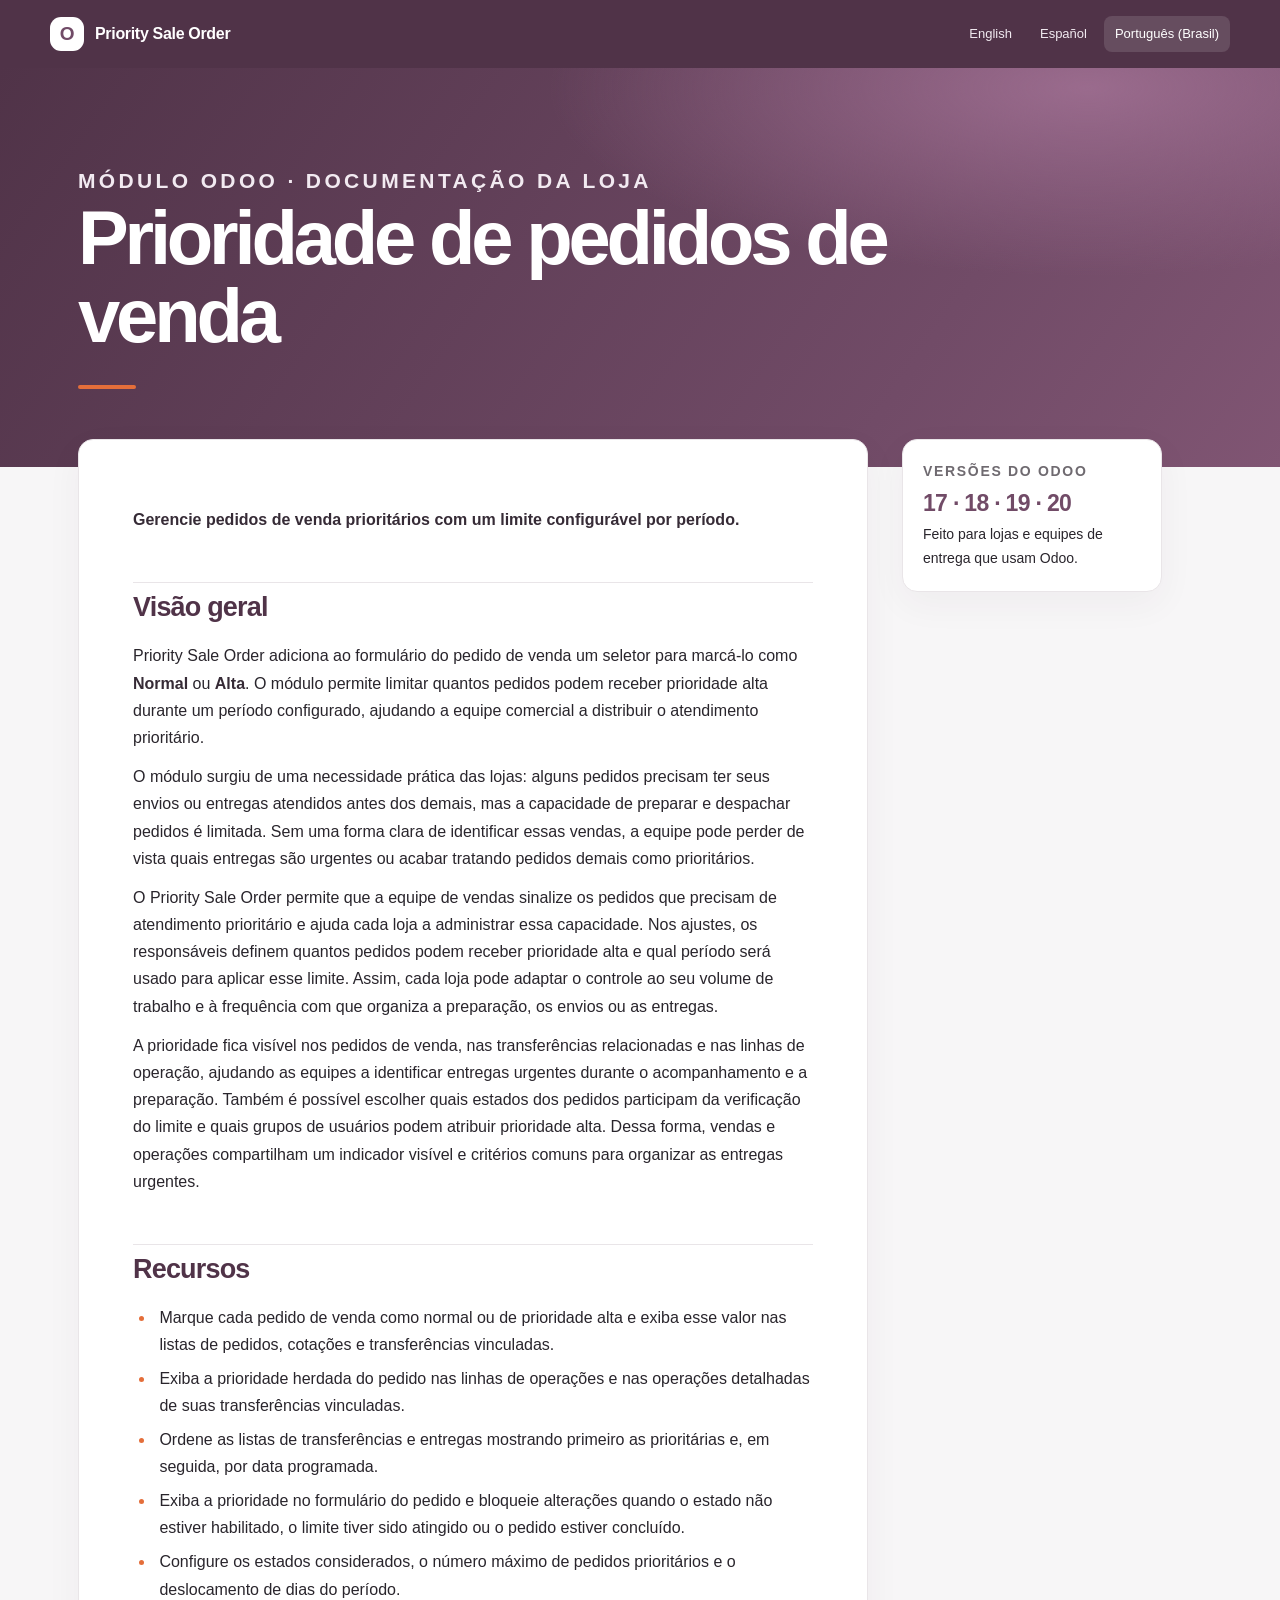
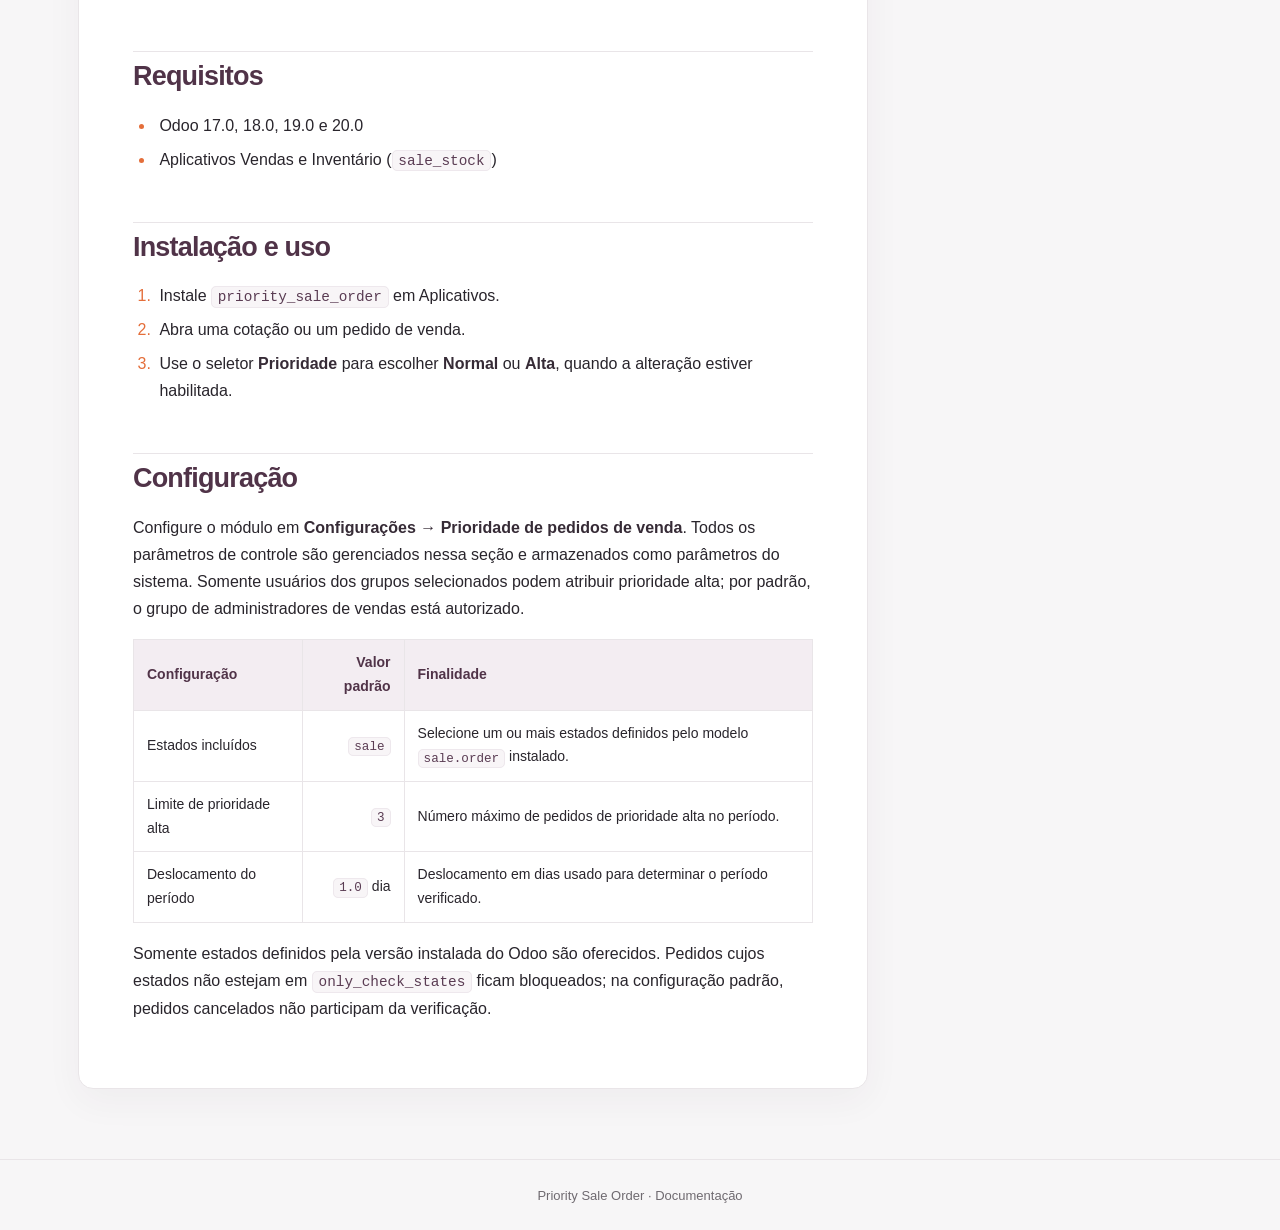
<file: static/description/pt_BR.html>
<!doctype html>
<html lang="pt-BR">
<head>
  <meta charset="utf-8">
  <meta name="viewport" content="width=device-width, initial-scale=1">
  <meta name="color-scheme" content="light">
  <title>Prioridade de pedidos de venda</title>
  <style>
:root {
  color-scheme: light;
  --odoo-purple: #714b67;
  --odoo-purple-dark: #503348;
  --odoo-purple-pale: #f3edf2;
  --odoo-orange: #e46e3a;
  --ink: #29252c;
  --muted: #6f6a70;
  --line: #e9e5e8;
  --paper: #fff;
  --canvas: #f7f6f7;
}
* { box-sizing: border-box; }
body {
  margin: 0;
  background: var(--canvas);
  color: var(--ink);
  font: 16px/1.7 Inter, -apple-system, BlinkMacSystemFont, "Segoe UI", sans-serif;
}
a { color: var(--odoo-purple); text-decoration-thickness: 1px; text-underline-offset: 3px; }
a:hover { color: var(--odoo-purple-dark); }
.topbar {
  min-height: 68px;
  display: flex;
  align-items: center;
  justify-content: space-between;
  gap: 24px;
  padding: 12px max(24px, calc((100vw - 1180px) / 2));
  background: var(--odoo-purple-dark);
  color: white;
}
.brand { display: inline-flex; align-items: center; gap: 11px; color: white; font-weight: 700; text-decoration: none; letter-spacing: -.02em; }
.brand-mark {
  display: grid; place-items: center; width: 34px; height: 34px; border-radius: 11px;
  background: white; color: var(--odoo-purple); font-weight: 850; font-size: 19px;
}
.languages { display: flex; flex-wrap: wrap; gap: 6px; }
.languages a { padding: 7px 11px; border-radius: 8px; color: #f1eaf0; font-size: 13px; text-decoration: none; }
.languages a:hover, .languages a[aria-current="page"] { background: #ffffff20; color: white; }
.hero {
  overflow: hidden;
  background: radial-gradient(ellipse at 85% 5%, #9a6b8d 0, transparent 35%), linear-gradient(125deg, #503348, #714b67 72%, #805573);
  color: white;
}
.hero-inner { max-width: 1180px; margin: 0 auto; padding: 72px 28px 78px; }
.eyebrow { margin: 0 0 14px; color: #f6c7a7; font-size: 12px; font-weight: 750; letter-spacing: .16em; text-transform: uppercase; }
.hero h1 { max-width: 820px; margin: 0; color: white; font-size: clamp(42px, 7vw, 76px); line-height: 1.03; letter-spacing: -.055em; }
.hero p { max-width: 680px; margin: 23px 0 0; color: #f2eaf1; font-size: clamp(17px, 2.4vw, 21px); }
.hero-rule { width: 58px; height: 4px; margin-top: 30px; border-radius: 4px; background: var(--odoo-orange); }
.layout { display: grid; grid-template-columns: minmax(0, 790px) 260px; gap: 34px; max-width: 1180px; margin: -28px auto 0; padding: 0 28px 70px; align-items: start; }
.article, .side-card { border: 1px solid var(--line); border-radius: 15px; background: var(--paper); box-shadow: 0 12px 36px #38233a0c; }
.article { padding: clamp(26px, 5vw, 54px); }
.article h2 { margin: 1.8em 0 .65em; padding-top: .3em; border-top: 1px solid var(--line); color: var(--odoo-purple-dark); font-size: 27px; line-height: 1.25; letter-spacing: -.03em; }
.article h2:first-child { margin-top: 0; border-top: 0; }
.article h3 { margin: 1.5em 0 .5em; color: var(--odoo-purple); font-size: 19px; }
.article p { margin: .75em 0; }
.article strong { color: #362b36; }
.article ul, .article ol { padding-left: 1.4em; }
.article li { padding-left: .25em; margin: .42em 0; }
.article li::marker { color: var(--odoo-orange); }
.article code { padding: .13em .4em; border: 1px solid #eee8ed; border-radius: 5px; background: #f8f5f7; color: #5a3c53; font-size: .9em; }
.article table { display: block; width: 100%; margin: 1.2em 0; overflow-x: auto; border-collapse: collapse; font-size: 14px; }
.article th { background: var(--odoo-purple-pale); color: var(--odoo-purple-dark); text-align: left; }
.article th, .article td { padding: 11px 13px; border: 1px solid var(--line); }
.article blockquote { margin: 1.2em 0; padding: 12px 18px; border-left: 4px solid var(--odoo-orange); background: #fcf7f4; color: var(--muted); }
.sidebar { display: grid; gap: 14px; }
.side-card { padding: 20px; }
.side-label { margin: 0 0 9px; color: var(--muted); font-size: 11px; font-weight: 750; letter-spacing: .12em; text-transform: uppercase; }
.side-card p { margin: 0; font-size: 14px; }
.side-card .accent { color: var(--odoo-purple); font-size: 23px; font-weight: 750; letter-spacing: -.03em; }
.side-card a { font-size: 14px; }
footer { padding: 25px 20px; border-top: 1px solid var(--line); color: var(--muted); text-align: center; font-size: 13px; }
@media (max-width: 850px) {
  .layout { grid-template-columns: 1fr; }
  .sidebar { grid-template-columns: repeat(auto-fit, minmax(190px, 1fr)); }
  .hero-inner { padding-top: 55px; padding-bottom: 66px; }
}
@media (max-width: 520px) {
  .topbar { align-items: flex-start; flex-direction: column; gap: 10px; padding: 13px 18px; }
  .hero-inner { padding: 44px 20px 58px; }
  .layout { padding-right: 14px; padding-left: 14px; }
  .article { padding: 24px 20px; }
}
</style>
</head>
<body>
  <header class="topbar">
    <a class="brand" href="index.html"><span class="brand-mark">O</span><span>Priority Sale Order</span></a>
    <nav class="languages" aria-label="Language"><a href="index.html">English</a>
<a href="es.html">Español</a>
<a href="pt_BR.html" aria-current="page">Português (Brasil)</a></nav>
  </header>
  <section class="hero">
    <div class="hero-inner">
      <p class="eyebrow">Módulo Odoo · Documentação da loja</p>
      <h1>Prioridade de pedidos de venda</h1>
      <div class="hero-rule"></div>
    </div>
  </section>
  <main class="layout">
    <article class="article"><p><strong>Gerencie pedidos de venda prioritários com um limite configurável por período.</strong></p>
<h2 id="visao-geral">Visão geral</h2>
<p>Priority Sale Order adiciona ao formulário do pedido de venda um seletor para marcá-lo como <strong>Normal</strong> ou <strong>Alta</strong>. O módulo permite limitar quantos pedidos podem receber prioridade alta durante um período configurado, ajudando a equipe comercial a distribuir o atendimento prioritário.</p>
<p>O módulo surgiu de uma necessidade prática das lojas: alguns pedidos precisam ter seus envios ou entregas atendidos antes dos demais, mas a capacidade de preparar e despachar pedidos é limitada. Sem uma forma clara de identificar essas vendas, a equipe pode perder de vista quais entregas são urgentes ou acabar tratando pedidos demais como prioritários.</p>
<p>O Priority Sale Order permite que a equipe de vendas sinalize os pedidos que precisam de atendimento prioritário e ajuda cada loja a administrar essa capacidade. Nos ajustes, os responsáveis definem quantos pedidos podem receber prioridade alta e qual período será usado para aplicar esse limite. Assim, cada loja pode adaptar o controle ao seu volume de trabalho e à frequência com que organiza a preparação, os envios ou as entregas.</p>
<p>A prioridade fica visível nos pedidos de venda, nas transferências relacionadas e nas linhas de operação, ajudando as equipes a identificar entregas urgentes durante o acompanhamento e a preparação. Também é possível escolher quais estados dos pedidos participam da verificação do limite e quais grupos de usuários podem atribuir prioridade alta. Dessa forma, vendas e operações compartilham um indicador visível e critérios comuns para organizar as entregas urgentes.</p>
<h2 id="recursos">Recursos</h2>
<ul>
<li>Marque cada pedido de venda como normal ou de prioridade alta e exiba esse valor nas listas de pedidos, cotações e transferências vinculadas.</li>
<li>Exiba a prioridade herdada do pedido nas linhas de operações e nas operações detalhadas de suas transferências vinculadas.</li>
<li>Ordene as listas de transferências e entregas mostrando primeiro as prioritárias e, em seguida, por data programada.</li>
<li>Exiba a prioridade no formulário do pedido e bloqueie alterações quando o estado não estiver habilitado, o limite tiver sido atingido ou o pedido estiver concluído.</li>
<li>Configure os estados considerados, o número máximo de pedidos prioritários e o deslocamento de dias do período.</li>
</ul>
<h2 id="requisitos">Requisitos</h2>
<ul>
<li>Odoo 17.0, 18.0, 19.0 e 20.0</li>
<li>Aplicativos Vendas e Inventário (<code>sale_stock</code>)</li>
</ul>
<h2 id="instalacao-e-uso">Instalação e uso</h2>
<ol>
<li>Instale <code>priority_sale_order</code> em Aplicativos.</li>
<li>Abra uma cotação ou um pedido de venda.</li>
<li>Use o seletor <strong>Prioridade</strong> para escolher <strong>Normal</strong> ou <strong>Alta</strong>, quando a alteração estiver habilitada.</li>
</ol>
<h2 id="configuracao">Configuração</h2>
<p>Configure o módulo em <strong>Configurações → Prioridade de pedidos de venda</strong>. Todos os parâmetros de controle são gerenciados nessa seção e armazenados como parâmetros do sistema. Somente usuários dos grupos selecionados podem atribuir prioridade alta; por padrão, o grupo de administradores de vendas está autorizado.</p>
<table>
<thead>
<tr>
<th>Configuração</th>
<th style="text-align: right;">Valor padrão</th>
<th>Finalidade</th>
</tr>
</thead>
<tbody>
<tr>
<td>Estados incluídos</td>
<td style="text-align: right;"><code>sale</code></td>
<td>Selecione um ou mais estados definidos pelo modelo <code>sale.order</code> instalado.</td>
</tr>
<tr>
<td>Limite de prioridade alta</td>
<td style="text-align: right;"><code>3</code></td>
<td>Número máximo de pedidos de prioridade alta no período.</td>
</tr>
<tr>
<td>Deslocamento do período</td>
<td style="text-align: right;"><code>1.0</code> dia</td>
<td>Deslocamento em dias usado para determinar o período verificado.</td>
</tr>
</tbody>
</table>
<p>Somente estados definidos pela versão instalada do Odoo são oferecidos. Pedidos cujos estados não estejam em <code>only_check_states</code> ficam bloqueados; na configuração padrão, pedidos cancelados não participam da verificação.</p></article>
    <aside class="sidebar">
      <section class="side-card"><p class="side-label">Versões do Odoo</p><p class="accent">17 · 18 · 19 · 20</p><p>Feito para lojas e equipes de entrega que usam Odoo.</p></section>
      
    </aside>
  </main>
  <footer>Priority Sale Order · Documentação</footer>
</body>
</html>
</file>
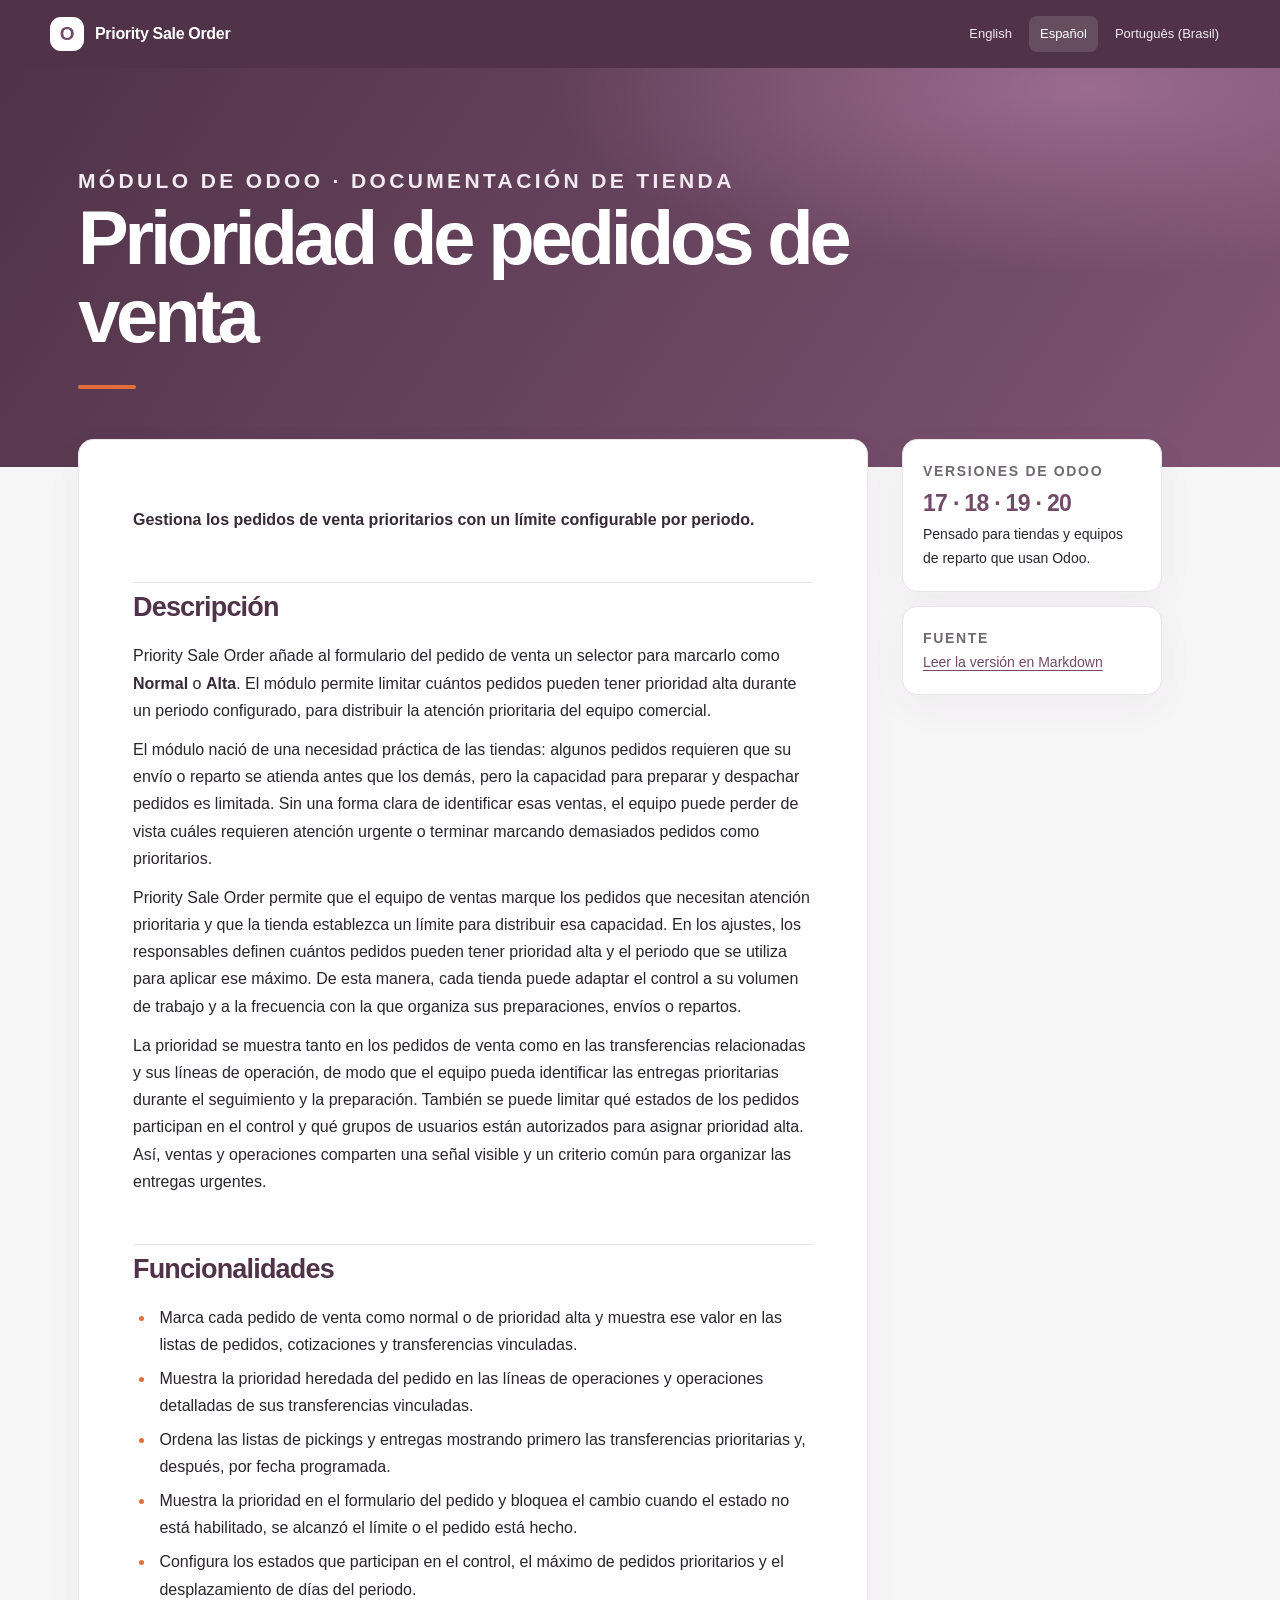
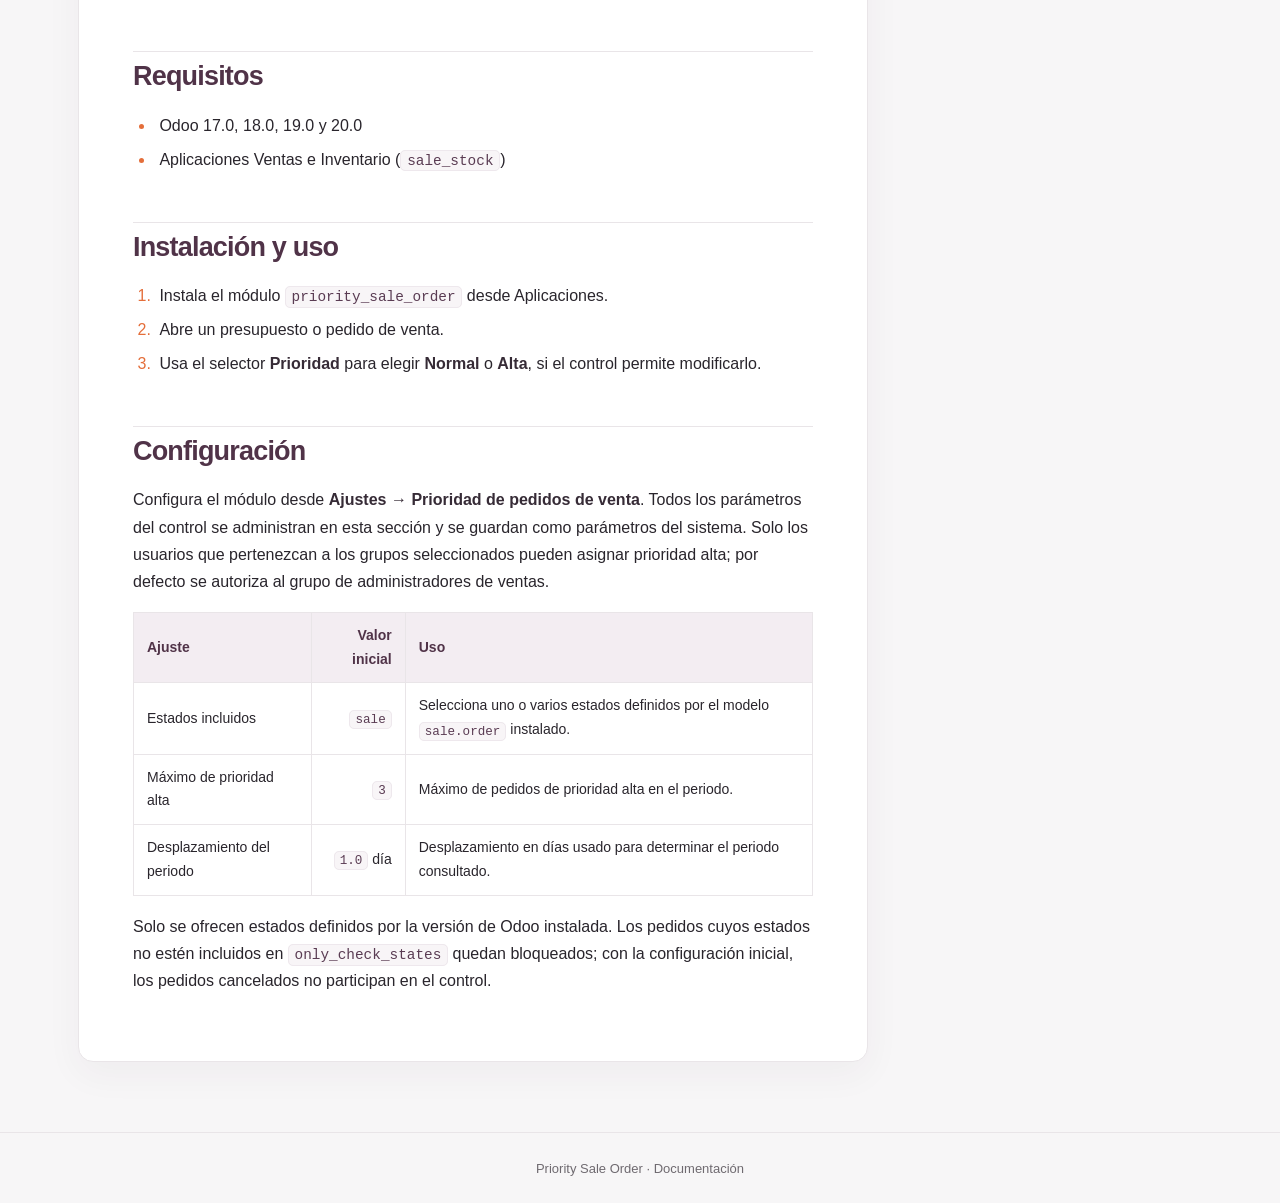
<file: docs/store/html/es.html>
<!doctype html>
<html lang="es">
<head>
  <meta charset="utf-8">
  <meta name="viewport" content="width=device-width, initial-scale=1">
  <meta name="color-scheme" content="light">
  <title>Prioridad de pedidos de venta</title>
  <style>
:root {
  color-scheme: light;
  --odoo-purple: #714b67;
  --odoo-purple-dark: #503348;
  --odoo-purple-pale: #f3edf2;
  --odoo-orange: #e46e3a;
  --ink: #29252c;
  --muted: #6f6a70;
  --line: #e9e5e8;
  --paper: #fff;
  --canvas: #f7f6f7;
}
* { box-sizing: border-box; }
body {
  margin: 0;
  background: var(--canvas);
  color: var(--ink);
  font: 16px/1.7 Inter, -apple-system, BlinkMacSystemFont, "Segoe UI", sans-serif;
}
a { color: var(--odoo-purple); text-decoration-thickness: 1px; text-underline-offset: 3px; }
a:hover { color: var(--odoo-purple-dark); }
.topbar {
  min-height: 68px;
  display: flex;
  align-items: center;
  justify-content: space-between;
  gap: 24px;
  padding: 12px max(24px, calc((100vw - 1180px) / 2));
  background: var(--odoo-purple-dark);
  color: white;
}
.brand { display: inline-flex; align-items: center; gap: 11px; color: white; font-weight: 700; text-decoration: none; letter-spacing: -.02em; }
.brand-mark {
  display: grid; place-items: center; width: 34px; height: 34px; border-radius: 11px;
  background: white; color: var(--odoo-purple); font-weight: 850; font-size: 19px;
}
.languages { display: flex; flex-wrap: wrap; gap: 6px; }
.languages a { padding: 7px 11px; border-radius: 8px; color: #f1eaf0; font-size: 13px; text-decoration: none; }
.languages a:hover, .languages a[aria-current="page"] { background: #ffffff20; color: white; }
.hero {
  overflow: hidden;
  background: radial-gradient(ellipse at 85% 5%, #9a6b8d 0, transparent 35%), linear-gradient(125deg, #503348, #714b67 72%, #805573);
  color: white;
}
.hero-inner { max-width: 1180px; margin: 0 auto; padding: 72px 28px 78px; }
.eyebrow { margin: 0 0 14px; color: #f6c7a7; font-size: 12px; font-weight: 750; letter-spacing: .16em; text-transform: uppercase; }
.hero h1 { max-width: 820px; margin: 0; color: white; font-size: clamp(42px, 7vw, 76px); line-height: 1.03; letter-spacing: -.055em; }
.hero p { max-width: 680px; margin: 23px 0 0; color: #f2eaf1; font-size: clamp(17px, 2.4vw, 21px); }
.hero-rule { width: 58px; height: 4px; margin-top: 30px; border-radius: 4px; background: var(--odoo-orange); }
.layout { display: grid; grid-template-columns: minmax(0, 790px) 260px; gap: 34px; max-width: 1180px; margin: -28px auto 0; padding: 0 28px 70px; align-items: start; }
.article, .side-card { border: 1px solid var(--line); border-radius: 15px; background: var(--paper); box-shadow: 0 12px 36px #38233a0c; }
.article { padding: clamp(26px, 5vw, 54px); }
.article h2 { margin: 1.8em 0 .65em; padding-top: .3em; border-top: 1px solid var(--line); color: var(--odoo-purple-dark); font-size: 27px; line-height: 1.25; letter-spacing: -.03em; }
.article h2:first-child { margin-top: 0; border-top: 0; }
.article h3 { margin: 1.5em 0 .5em; color: var(--odoo-purple); font-size: 19px; }
.article p { margin: .75em 0; }
.article strong { color: #362b36; }
.article ul, .article ol { padding-left: 1.4em; }
.article li { padding-left: .25em; margin: .42em 0; }
.article li::marker { color: var(--odoo-orange); }
.article code { padding: .13em .4em; border: 1px solid #eee8ed; border-radius: 5px; background: #f8f5f7; color: #5a3c53; font-size: .9em; }
.article table { display: block; width: 100%; margin: 1.2em 0; overflow-x: auto; border-collapse: collapse; font-size: 14px; }
.article th { background: var(--odoo-purple-pale); color: var(--odoo-purple-dark); text-align: left; }
.article th, .article td { padding: 11px 13px; border: 1px solid var(--line); }
.article blockquote { margin: 1.2em 0; padding: 12px 18px; border-left: 4px solid var(--odoo-orange); background: #fcf7f4; color: var(--muted); }
.sidebar { display: grid; gap: 14px; }
.side-card { padding: 20px; }
.side-label { margin: 0 0 9px; color: var(--muted); font-size: 11px; font-weight: 750; letter-spacing: .12em; text-transform: uppercase; }
.side-card p { margin: 0; font-size: 14px; }
.side-card .accent { color: var(--odoo-purple); font-size: 23px; font-weight: 750; letter-spacing: -.03em; }
.side-card a { font-size: 14px; }
footer { padding: 25px 20px; border-top: 1px solid var(--line); color: var(--muted); text-align: center; font-size: 13px; }
@media (max-width: 850px) {
  .layout { grid-template-columns: 1fr; }
  .sidebar { grid-template-columns: repeat(auto-fit, minmax(190px, 1fr)); }
  .hero-inner { padding-top: 55px; padding-bottom: 66px; }
}
@media (max-width: 520px) {
  .topbar { align-items: flex-start; flex-direction: column; gap: 10px; padding: 13px 18px; }
  .hero-inner { padding: 44px 20px 58px; }
  .layout { padding-right: 14px; padding-left: 14px; }
  .article { padding: 24px 20px; }
}
</style>
</head>
<body>
  <header class="topbar">
    <a class="brand" href="index.html"><span class="brand-mark">O</span><span>Priority Sale Order</span></a>
    <nav class="languages" aria-label="Language">
      <a href="index.html">English</a>
      <a href="es.html" aria-current="page">Español</a>
      <a href="pt_BR.html">Português (Brasil)</a>
    </nav>
  </header>
  <section class="hero">
    <div class="hero-inner">
      <p class="eyebrow">Módulo de Odoo · Documentación de tienda</p>
      <h1>Prioridad de pedidos de venta</h1>
      <div class="hero-rule"></div>
    </div>
  </section>
  <main class="layout">
    <article class="article"><p><strong>Gestiona los pedidos de venta prioritarios con un límite configurable por periodo.</strong></p>
<h2 id="descripcion">Descripción</h2>
<p>Priority Sale Order añade al formulario del pedido de venta un selector para marcarlo como <strong>Normal</strong> o <strong>Alta</strong>. El módulo permite limitar cuántos pedidos pueden tener prioridad alta durante un periodo configurado, para distribuir la atención prioritaria del equipo comercial.</p>
<p>El módulo nació de una necesidad práctica de las tiendas: algunos pedidos requieren que su envío o reparto se atienda antes que los demás, pero la capacidad para preparar y despachar pedidos es limitada. Sin una forma clara de identificar esas ventas, el equipo puede perder de vista cuáles requieren atención urgente o terminar marcando demasiados pedidos como prioritarios.</p>
<p>Priority Sale Order permite que el equipo de ventas marque los pedidos que necesitan atención prioritaria y que la tienda establezca un límite para distribuir esa capacidad. En los ajustes, los responsables definen cuántos pedidos pueden tener prioridad alta y el periodo que se utiliza para aplicar ese máximo. De esta manera, cada tienda puede adaptar el control a su volumen de trabajo y a la frecuencia con la que organiza sus preparaciones, envíos o repartos.</p>
<p>La prioridad se muestra tanto en los pedidos de venta como en las transferencias relacionadas y sus líneas de operación, de modo que el equipo pueda identificar las entregas prioritarias durante el seguimiento y la preparación. También se puede limitar qué estados de los pedidos participan en el control y qué grupos de usuarios están autorizados para asignar prioridad alta. Así, ventas y operaciones comparten una señal visible y un criterio común para organizar las entregas urgentes.</p>
<h2 id="funcionalidades">Funcionalidades</h2>
<ul>
<li>Marca cada pedido de venta como normal o de prioridad alta y muestra ese valor en las listas de pedidos, cotizaciones y transferencias vinculadas.</li>
<li>Muestra la prioridad heredada del pedido en las líneas de operaciones y operaciones detalladas de sus transferencias vinculadas.</li>
<li>Ordena las listas de pickings y entregas mostrando primero las transferencias prioritarias y, después, por fecha programada.</li>
<li>Muestra la prioridad en el formulario del pedido y bloquea el cambio cuando el estado no está habilitado, se alcanzó el límite o el pedido está hecho.</li>
<li>Configura los estados que participan en el control, el máximo de pedidos prioritarios y el desplazamiento de días del periodo.</li>
</ul>
<h2 id="requisitos">Requisitos</h2>
<ul>
<li>Odoo 17.0, 18.0, 19.0 y 20.0</li>
<li>Aplicaciones Ventas e Inventario (<code>sale_stock</code>)</li>
</ul>
<h2 id="instalacion-y-uso">Instalación y uso</h2>
<ol>
<li>Instala el módulo <code>priority_sale_order</code> desde Aplicaciones.</li>
<li>Abre un presupuesto o pedido de venta.</li>
<li>Usa el selector <strong>Prioridad</strong> para elegir <strong>Normal</strong> o <strong>Alta</strong>, si el control permite modificarlo.</li>
</ol>
<h2 id="configuracion">Configuración</h2>
<p>Configura el módulo desde <strong>Ajustes → Prioridad de pedidos de venta</strong>. Todos los parámetros del control se administran en esta sección y se guardan como parámetros del sistema. Solo los usuarios que pertenezcan a los grupos seleccionados pueden asignar prioridad alta; por defecto se autoriza al grupo de administradores de ventas.</p>
<table>
<thead>
<tr>
<th>Ajuste</th>
<th style="text-align: right;">Valor inicial</th>
<th>Uso</th>
</tr>
</thead>
<tbody>
<tr>
<td>Estados incluidos</td>
<td style="text-align: right;"><code>sale</code></td>
<td>Selecciona uno o varios estados definidos por el modelo <code>sale.order</code> instalado.</td>
</tr>
<tr>
<td>Máximo de prioridad alta</td>
<td style="text-align: right;"><code>3</code></td>
<td>Máximo de pedidos de prioridad alta en el periodo.</td>
</tr>
<tr>
<td>Desplazamiento del periodo</td>
<td style="text-align: right;"><code>1.0</code> día</td>
<td>Desplazamiento en días usado para determinar el periodo consultado.</td>
</tr>
</tbody>
</table>
<p>Solo se ofrecen estados definidos por la versión de Odoo instalada. Los pedidos cuyos estados no estén incluidos en <code>only_check_states</code> quedan bloqueados; con la configuración inicial, los pedidos cancelados no participan en el control.</p></article>
    <aside class="sidebar">
      <section class="side-card"><p class="side-label">Versiones de Odoo</p><p class="accent">17 · 18 · 19 · 20</p><p>Pensado para tiendas y equipos de reparto que usan Odoo.</p></section>
      <section class="side-card"><p class="side-label">Fuente</p><p><a href="../es.md">Leer la versión en Markdown</a></p></section>
    </aside>
  </main>
  <footer>Priority Sale Order · Documentación</footer>
</body>
</html>
</file>
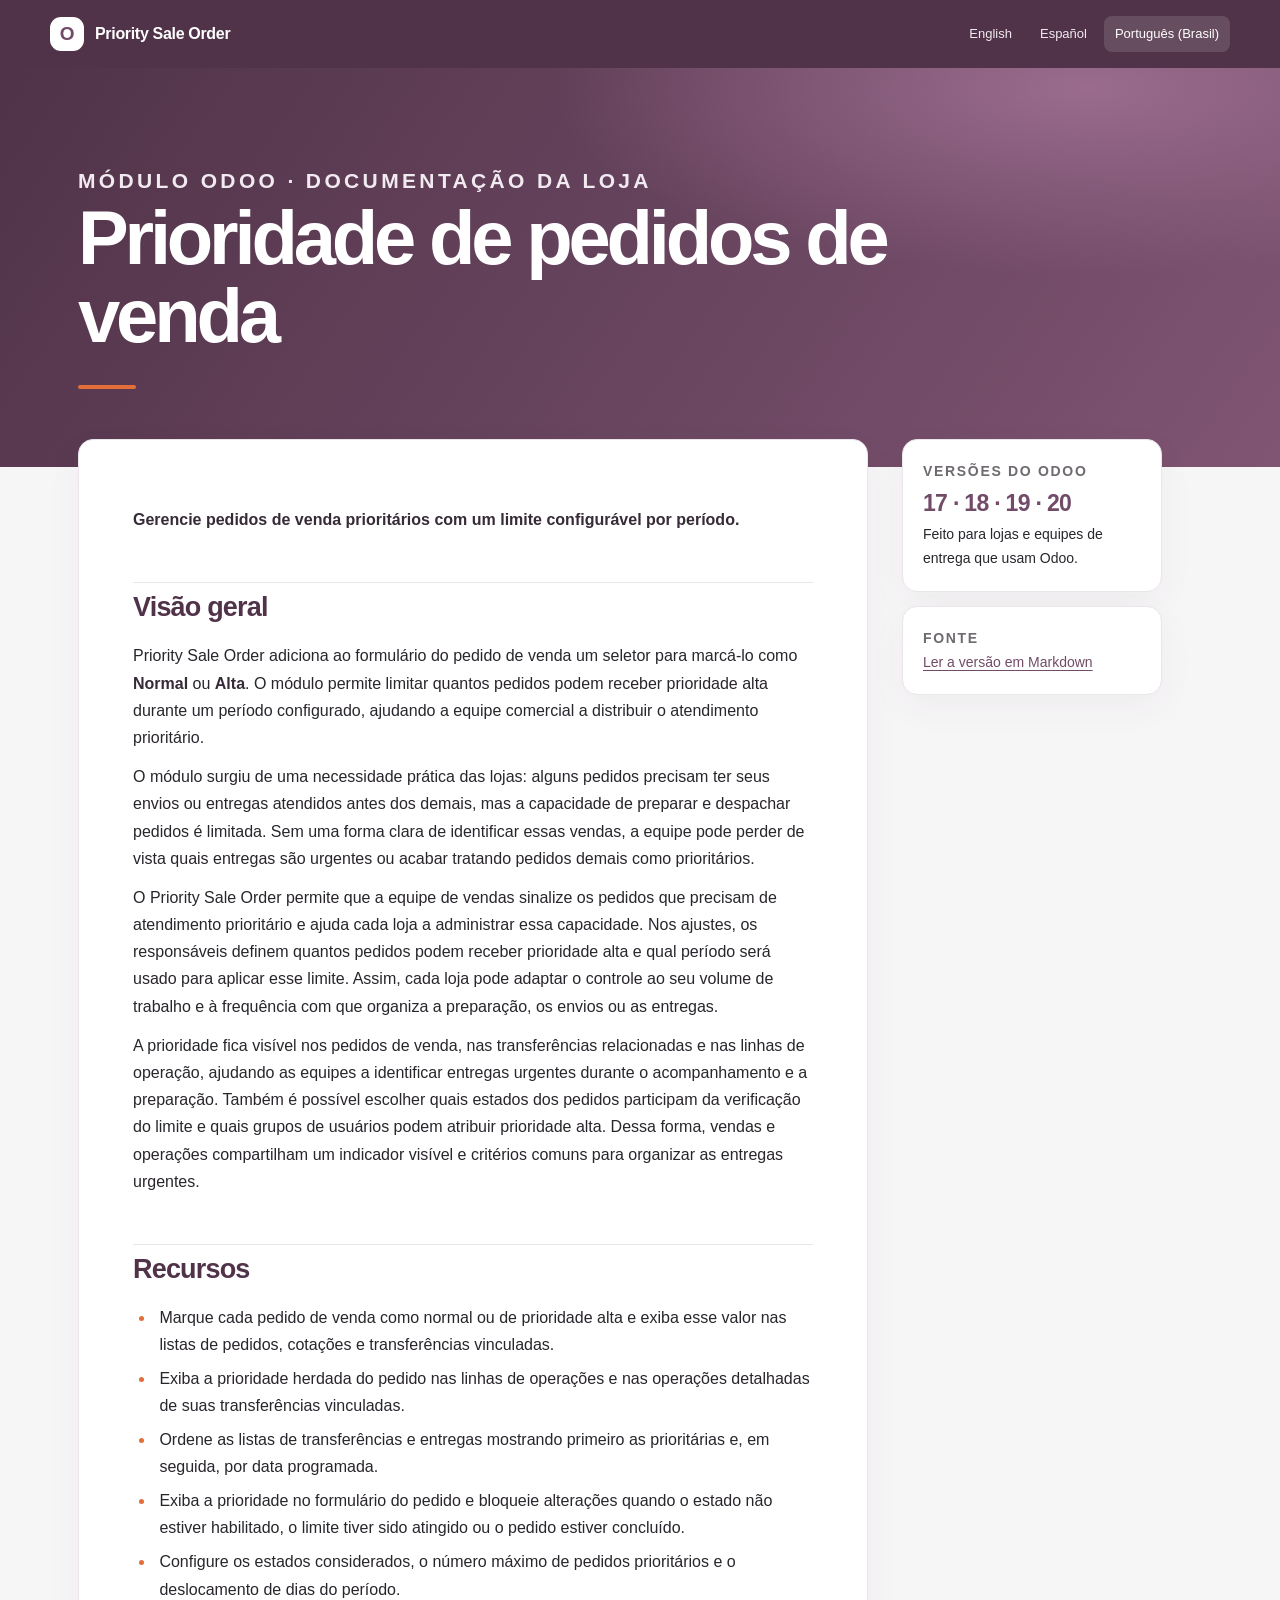
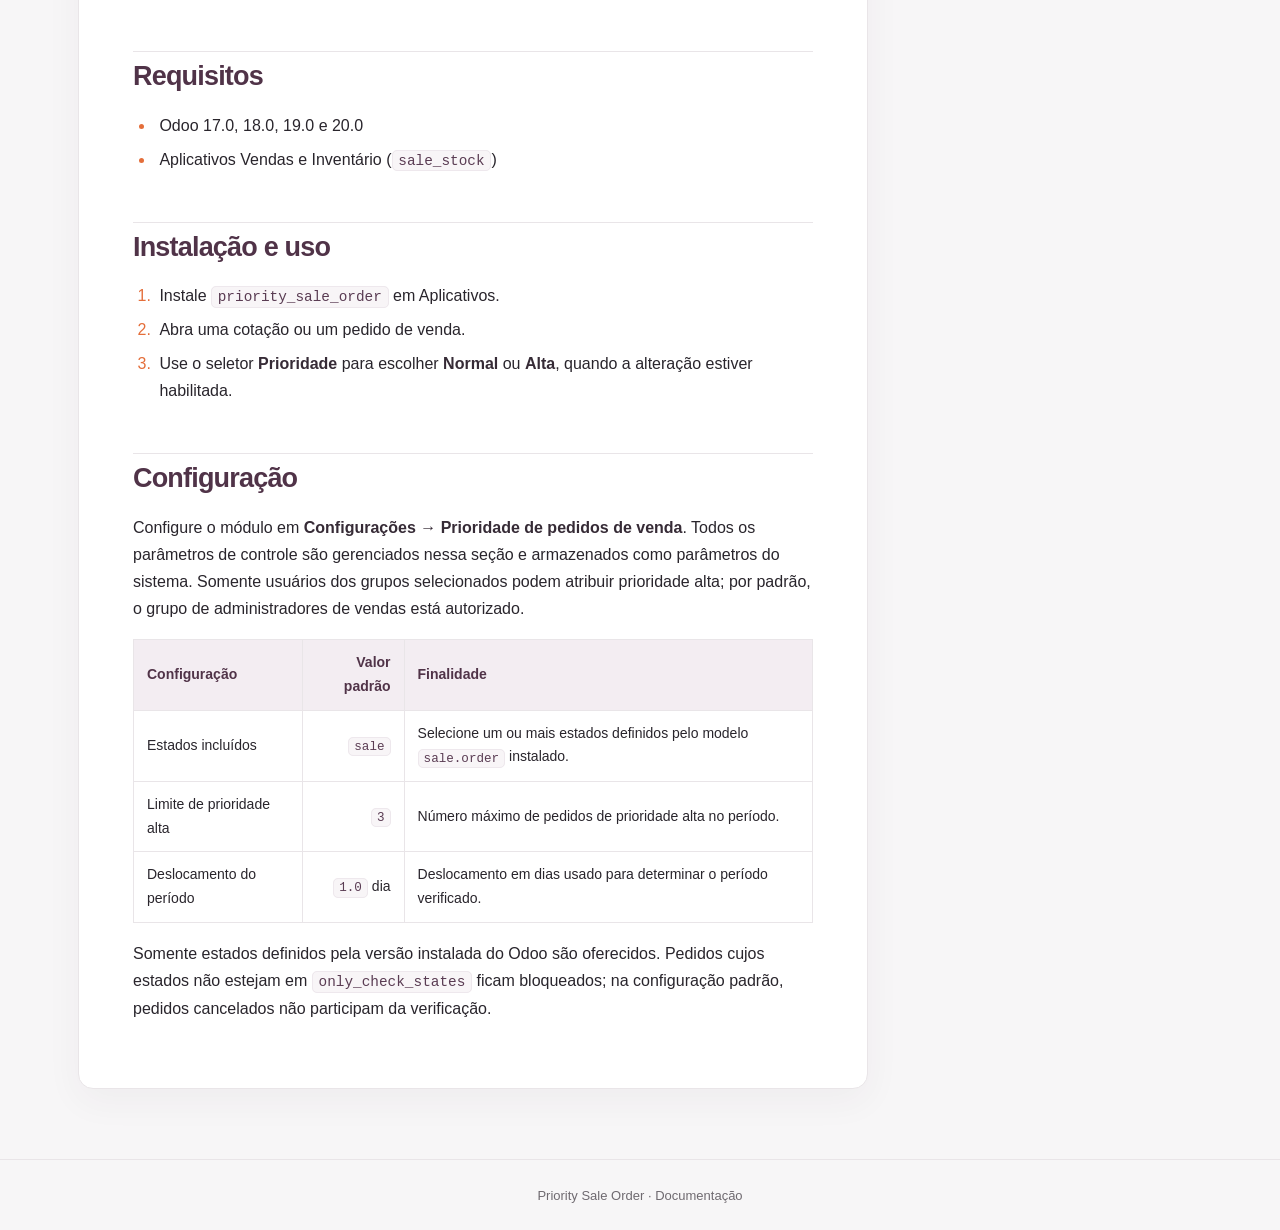
<file: docs/store/html/pt_BR.html>
<!doctype html>
<html lang="pt-BR">
<head>
  <meta charset="utf-8">
  <meta name="viewport" content="width=device-width, initial-scale=1">
  <meta name="color-scheme" content="light">
  <title>Prioridade de pedidos de venda</title>
  <style>
:root {
  color-scheme: light;
  --odoo-purple: #714b67;
  --odoo-purple-dark: #503348;
  --odoo-purple-pale: #f3edf2;
  --odoo-orange: #e46e3a;
  --ink: #29252c;
  --muted: #6f6a70;
  --line: #e9e5e8;
  --paper: #fff;
  --canvas: #f7f6f7;
}
* { box-sizing: border-box; }
body {
  margin: 0;
  background: var(--canvas);
  color: var(--ink);
  font: 16px/1.7 Inter, -apple-system, BlinkMacSystemFont, "Segoe UI", sans-serif;
}
a { color: var(--odoo-purple); text-decoration-thickness: 1px; text-underline-offset: 3px; }
a:hover { color: var(--odoo-purple-dark); }
.topbar {
  min-height: 68px;
  display: flex;
  align-items: center;
  justify-content: space-between;
  gap: 24px;
  padding: 12px max(24px, calc((100vw - 1180px) / 2));
  background: var(--odoo-purple-dark);
  color: white;
}
.brand { display: inline-flex; align-items: center; gap: 11px; color: white; font-weight: 700; text-decoration: none; letter-spacing: -.02em; }
.brand-mark {
  display: grid; place-items: center; width: 34px; height: 34px; border-radius: 11px;
  background: white; color: var(--odoo-purple); font-weight: 850; font-size: 19px;
}
.languages { display: flex; flex-wrap: wrap; gap: 6px; }
.languages a { padding: 7px 11px; border-radius: 8px; color: #f1eaf0; font-size: 13px; text-decoration: none; }
.languages a:hover, .languages a[aria-current="page"] { background: #ffffff20; color: white; }
.hero {
  overflow: hidden;
  background: radial-gradient(ellipse at 85% 5%, #9a6b8d 0, transparent 35%), linear-gradient(125deg, #503348, #714b67 72%, #805573);
  color: white;
}
.hero-inner { max-width: 1180px; margin: 0 auto; padding: 72px 28px 78px; }
.eyebrow { margin: 0 0 14px; color: #f6c7a7; font-size: 12px; font-weight: 750; letter-spacing: .16em; text-transform: uppercase; }
.hero h1 { max-width: 820px; margin: 0; color: white; font-size: clamp(42px, 7vw, 76px); line-height: 1.03; letter-spacing: -.055em; }
.hero p { max-width: 680px; margin: 23px 0 0; color: #f2eaf1; font-size: clamp(17px, 2.4vw, 21px); }
.hero-rule { width: 58px; height: 4px; margin-top: 30px; border-radius: 4px; background: var(--odoo-orange); }
.layout { display: grid; grid-template-columns: minmax(0, 790px) 260px; gap: 34px; max-width: 1180px; margin: -28px auto 0; padding: 0 28px 70px; align-items: start; }
.article, .side-card { border: 1px solid var(--line); border-radius: 15px; background: var(--paper); box-shadow: 0 12px 36px #38233a0c; }
.article { padding: clamp(26px, 5vw, 54px); }
.article h2 { margin: 1.8em 0 .65em; padding-top: .3em; border-top: 1px solid var(--line); color: var(--odoo-purple-dark); font-size: 27px; line-height: 1.25; letter-spacing: -.03em; }
.article h2:first-child { margin-top: 0; border-top: 0; }
.article h3 { margin: 1.5em 0 .5em; color: var(--odoo-purple); font-size: 19px; }
.article p { margin: .75em 0; }
.article strong { color: #362b36; }
.article ul, .article ol { padding-left: 1.4em; }
.article li { padding-left: .25em; margin: .42em 0; }
.article li::marker { color: var(--odoo-orange); }
.article code { padding: .13em .4em; border: 1px solid #eee8ed; border-radius: 5px; background: #f8f5f7; color: #5a3c53; font-size: .9em; }
.article table { display: block; width: 100%; margin: 1.2em 0; overflow-x: auto; border-collapse: collapse; font-size: 14px; }
.article th { background: var(--odoo-purple-pale); color: var(--odoo-purple-dark); text-align: left; }
.article th, .article td { padding: 11px 13px; border: 1px solid var(--line); }
.article blockquote { margin: 1.2em 0; padding: 12px 18px; border-left: 4px solid var(--odoo-orange); background: #fcf7f4; color: var(--muted); }
.sidebar { display: grid; gap: 14px; }
.side-card { padding: 20px; }
.side-label { margin: 0 0 9px; color: var(--muted); font-size: 11px; font-weight: 750; letter-spacing: .12em; text-transform: uppercase; }
.side-card p { margin: 0; font-size: 14px; }
.side-card .accent { color: var(--odoo-purple); font-size: 23px; font-weight: 750; letter-spacing: -.03em; }
.side-card a { font-size: 14px; }
footer { padding: 25px 20px; border-top: 1px solid var(--line); color: var(--muted); text-align: center; font-size: 13px; }
@media (max-width: 850px) {
  .layout { grid-template-columns: 1fr; }
  .sidebar { grid-template-columns: repeat(auto-fit, minmax(190px, 1fr)); }
  .hero-inner { padding-top: 55px; padding-bottom: 66px; }
}
@media (max-width: 520px) {
  .topbar { align-items: flex-start; flex-direction: column; gap: 10px; padding: 13px 18px; }
  .hero-inner { padding: 44px 20px 58px; }
  .layout { padding-right: 14px; padding-left: 14px; }
  .article { padding: 24px 20px; }
}
</style>
</head>
<body>
  <header class="topbar">
    <a class="brand" href="index.html"><span class="brand-mark">O</span><span>Priority Sale Order</span></a>
    <nav class="languages" aria-label="Language">
      <a href="index.html">English</a>
      <a href="es.html">Español</a>
      <a href="pt_BR.html" aria-current="page">Português (Brasil)</a>
    </nav>
  </header>
  <section class="hero">
    <div class="hero-inner">
      <p class="eyebrow">Módulo Odoo · Documentação da loja</p>
      <h1>Prioridade de pedidos de venda</h1>
      <div class="hero-rule"></div>
    </div>
  </section>
  <main class="layout">
    <article class="article"><p><strong>Gerencie pedidos de venda prioritários com um limite configurável por período.</strong></p>
<h2 id="visao-geral">Visão geral</h2>
<p>Priority Sale Order adiciona ao formulário do pedido de venda um seletor para marcá-lo como <strong>Normal</strong> ou <strong>Alta</strong>. O módulo permite limitar quantos pedidos podem receber prioridade alta durante um período configurado, ajudando a equipe comercial a distribuir o atendimento prioritário.</p>
<p>O módulo surgiu de uma necessidade prática das lojas: alguns pedidos precisam ter seus envios ou entregas atendidos antes dos demais, mas a capacidade de preparar e despachar pedidos é limitada. Sem uma forma clara de identificar essas vendas, a equipe pode perder de vista quais entregas são urgentes ou acabar tratando pedidos demais como prioritários.</p>
<p>O Priority Sale Order permite que a equipe de vendas sinalize os pedidos que precisam de atendimento prioritário e ajuda cada loja a administrar essa capacidade. Nos ajustes, os responsáveis definem quantos pedidos podem receber prioridade alta e qual período será usado para aplicar esse limite. Assim, cada loja pode adaptar o controle ao seu volume de trabalho e à frequência com que organiza a preparação, os envios ou as entregas.</p>
<p>A prioridade fica visível nos pedidos de venda, nas transferências relacionadas e nas linhas de operação, ajudando as equipes a identificar entregas urgentes durante o acompanhamento e a preparação. Também é possível escolher quais estados dos pedidos participam da verificação do limite e quais grupos de usuários podem atribuir prioridade alta. Dessa forma, vendas e operações compartilham um indicador visível e critérios comuns para organizar as entregas urgentes.</p>
<h2 id="recursos">Recursos</h2>
<ul>
<li>Marque cada pedido de venda como normal ou de prioridade alta e exiba esse valor nas listas de pedidos, cotações e transferências vinculadas.</li>
<li>Exiba a prioridade herdada do pedido nas linhas de operações e nas operações detalhadas de suas transferências vinculadas.</li>
<li>Ordene as listas de transferências e entregas mostrando primeiro as prioritárias e, em seguida, por data programada.</li>
<li>Exiba a prioridade no formulário do pedido e bloqueie alterações quando o estado não estiver habilitado, o limite tiver sido atingido ou o pedido estiver concluído.</li>
<li>Configure os estados considerados, o número máximo de pedidos prioritários e o deslocamento de dias do período.</li>
</ul>
<h2 id="requisitos">Requisitos</h2>
<ul>
<li>Odoo 17.0, 18.0, 19.0 e 20.0</li>
<li>Aplicativos Vendas e Inventário (<code>sale_stock</code>)</li>
</ul>
<h2 id="instalacao-e-uso">Instalação e uso</h2>
<ol>
<li>Instale <code>priority_sale_order</code> em Aplicativos.</li>
<li>Abra uma cotação ou um pedido de venda.</li>
<li>Use o seletor <strong>Prioridade</strong> para escolher <strong>Normal</strong> ou <strong>Alta</strong>, quando a alteração estiver habilitada.</li>
</ol>
<h2 id="configuracao">Configuração</h2>
<p>Configure o módulo em <strong>Configurações → Prioridade de pedidos de venda</strong>. Todos os parâmetros de controle são gerenciados nessa seção e armazenados como parâmetros do sistema. Somente usuários dos grupos selecionados podem atribuir prioridade alta; por padrão, o grupo de administradores de vendas está autorizado.</p>
<table>
<thead>
<tr>
<th>Configuração</th>
<th style="text-align: right;">Valor padrão</th>
<th>Finalidade</th>
</tr>
</thead>
<tbody>
<tr>
<td>Estados incluídos</td>
<td style="text-align: right;"><code>sale</code></td>
<td>Selecione um ou mais estados definidos pelo modelo <code>sale.order</code> instalado.</td>
</tr>
<tr>
<td>Limite de prioridade alta</td>
<td style="text-align: right;"><code>3</code></td>
<td>Número máximo de pedidos de prioridade alta no período.</td>
</tr>
<tr>
<td>Deslocamento do período</td>
<td style="text-align: right;"><code>1.0</code> dia</td>
<td>Deslocamento em dias usado para determinar o período verificado.</td>
</tr>
</tbody>
</table>
<p>Somente estados definidos pela versão instalada do Odoo são oferecidos. Pedidos cujos estados não estejam em <code>only_check_states</code> ficam bloqueados; na configuração padrão, pedidos cancelados não participam da verificação.</p></article>
    <aside class="sidebar">
      <section class="side-card"><p class="side-label">Versões do Odoo</p><p class="accent">17 · 18 · 19 · 20</p><p>Feito para lojas e equipes de entrega que usam Odoo.</p></section>
      <section class="side-card"><p class="side-label">Fonte</p><p><a href="../pt_BR.md">Ler a versão em Markdown</a></p></section>
    </aside>
  </main>
  <footer>Priority Sale Order · Documentação</footer>
</body>
</html>
</file>
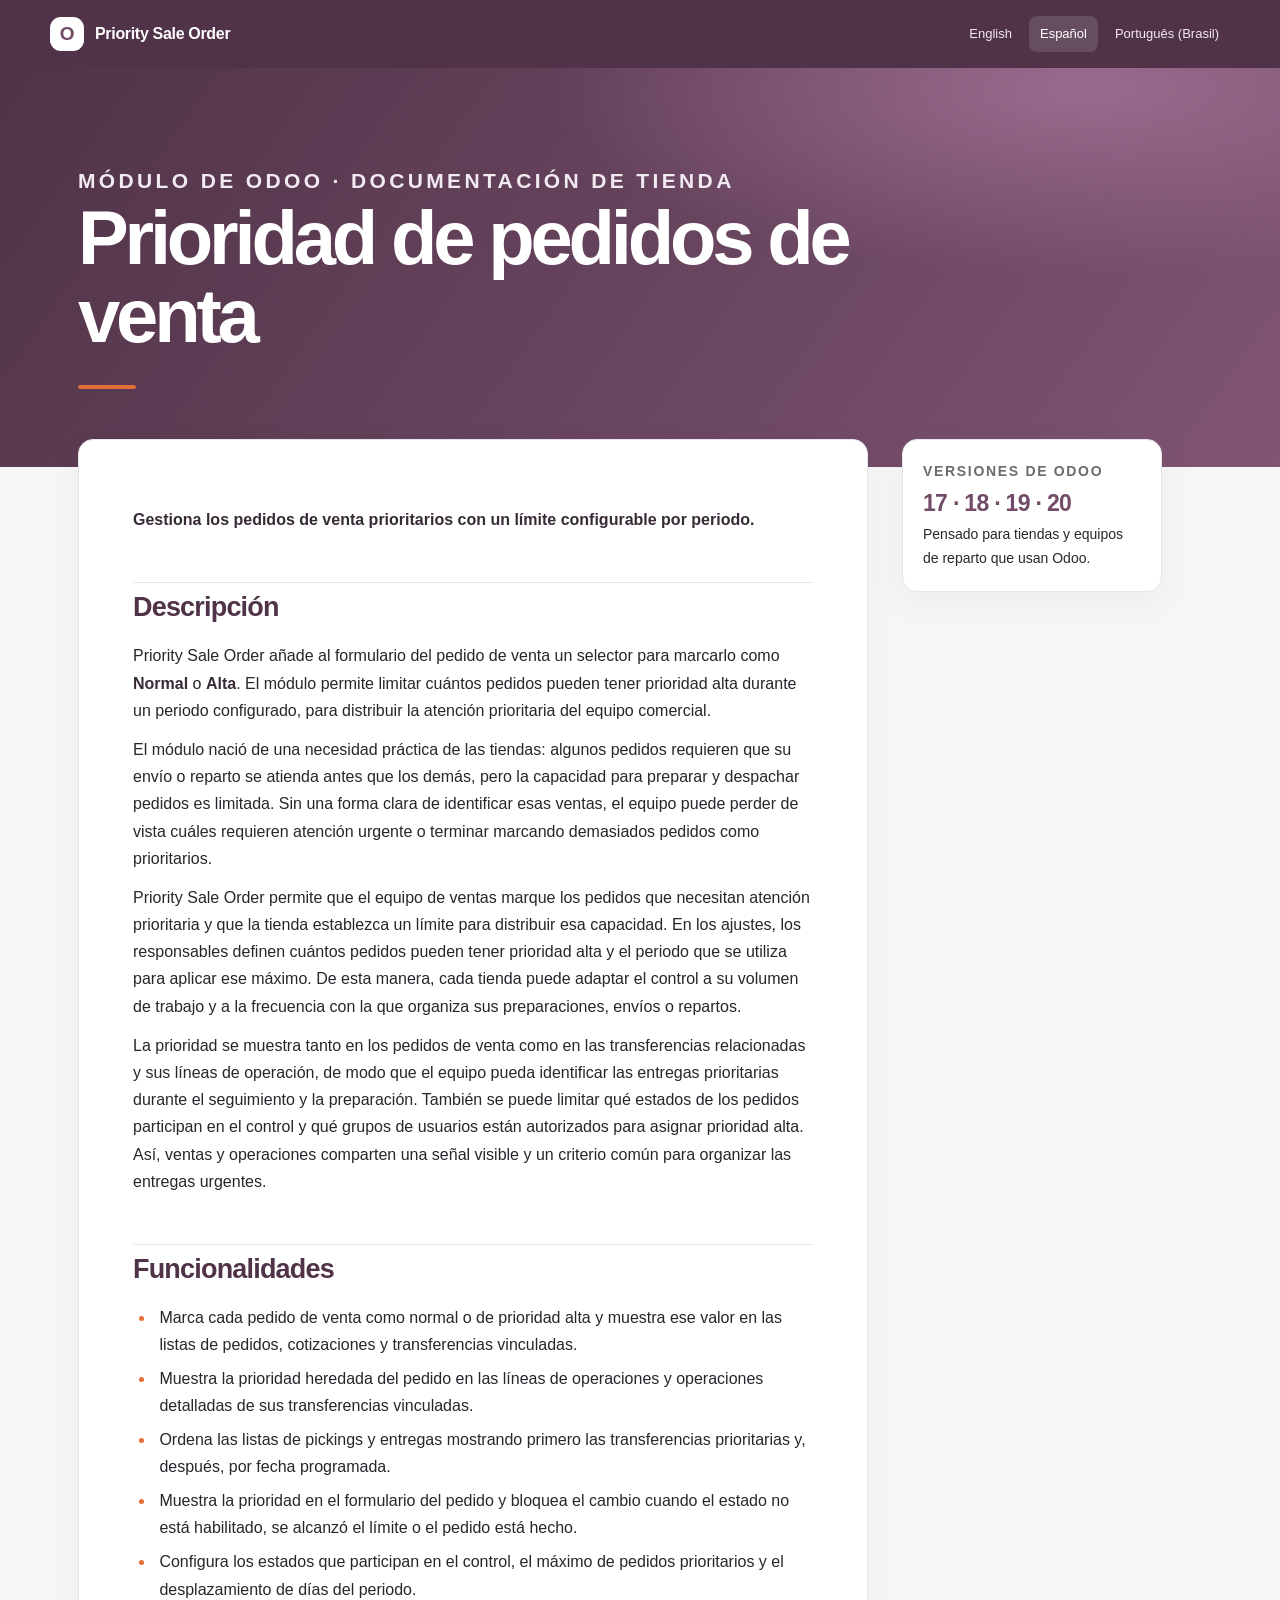
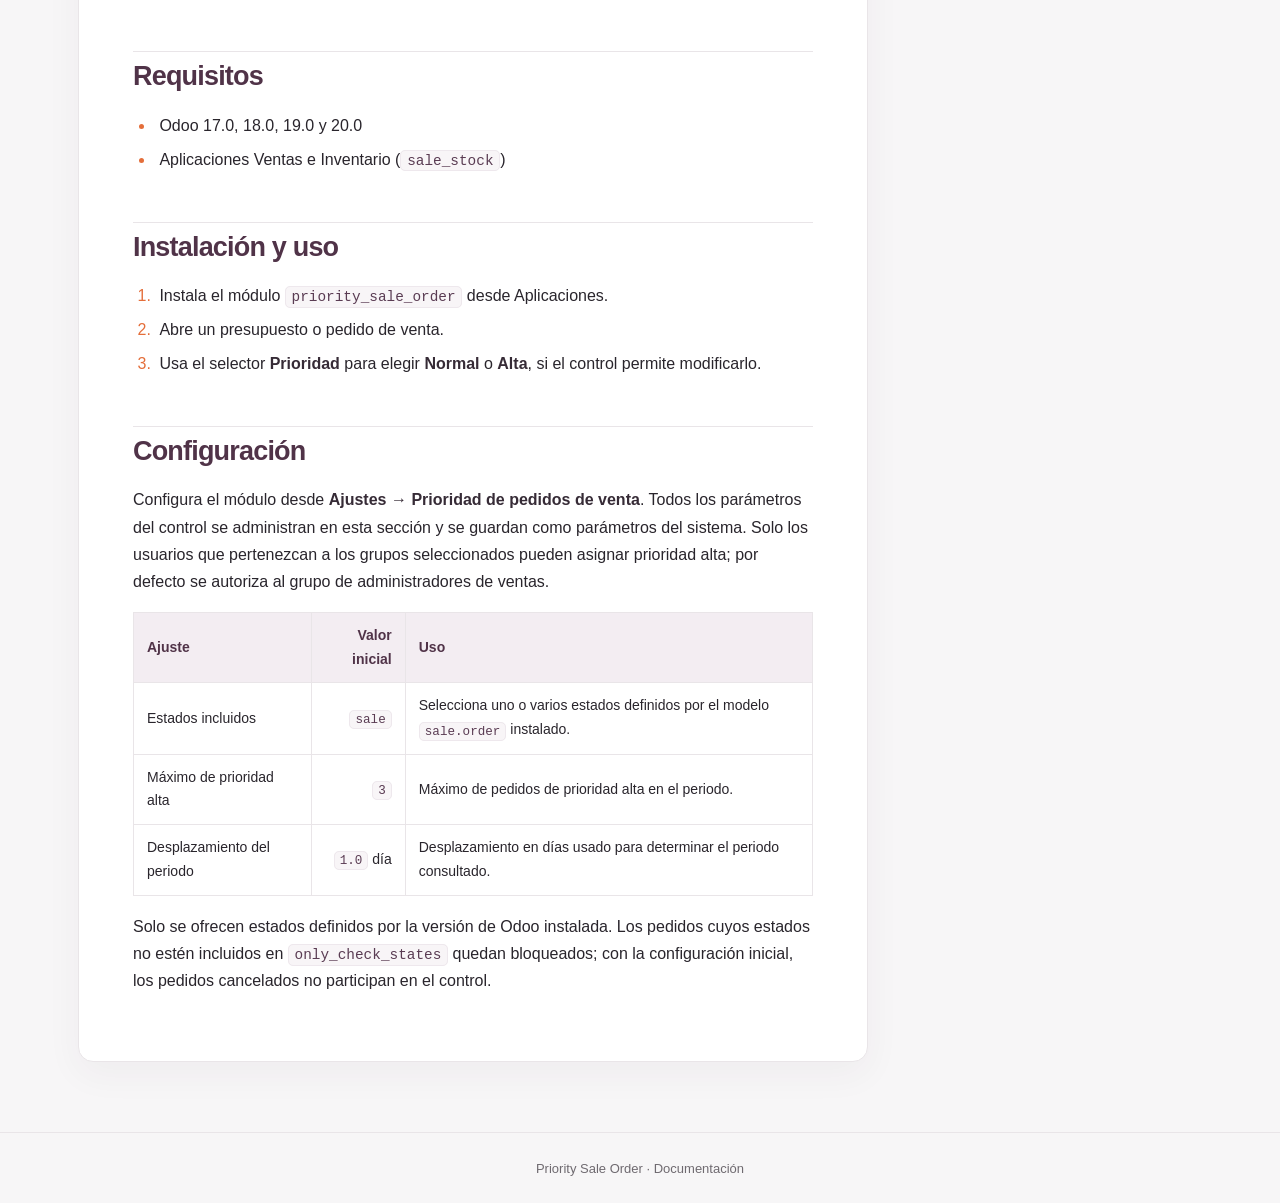
<file: priority_sale_order/static/description/es.html>
<!doctype html>
<html lang="es">
<head>
  <meta charset="utf-8">
  <meta name="viewport" content="width=device-width, initial-scale=1">
  <meta name="color-scheme" content="light">
  <title>Prioridad de pedidos de venta</title>
  <style>
:root {
  color-scheme: light;
  --odoo-purple: #714b67;
  --odoo-purple-dark: #503348;
  --odoo-purple-pale: #f3edf2;
  --odoo-orange: #e46e3a;
  --ink: #29252c;
  --muted: #6f6a70;
  --line: #e9e5e8;
  --paper: #fff;
  --canvas: #f7f6f7;
}
* { box-sizing: border-box; }
body {
  margin: 0;
  background: var(--canvas);
  color: var(--ink);
  font: 16px/1.7 Inter, -apple-system, BlinkMacSystemFont, "Segoe UI", sans-serif;
}
a { color: var(--odoo-purple); text-decoration-thickness: 1px; text-underline-offset: 3px; }
a:hover { color: var(--odoo-purple-dark); }
.topbar {
  min-height: 68px;
  display: flex;
  align-items: center;
  justify-content: space-between;
  gap: 24px;
  padding: 12px max(24px, calc((100vw - 1180px) / 2));
  background: var(--odoo-purple-dark);
  color: white;
}
.brand { display: inline-flex; align-items: center; gap: 11px; color: white; font-weight: 700; text-decoration: none; letter-spacing: -.02em; }
.brand-mark {
  display: grid; place-items: center; width: 34px; height: 34px; border-radius: 11px;
  background: white; color: var(--odoo-purple); font-weight: 850; font-size: 19px;
}
.languages { display: flex; flex-wrap: wrap; gap: 6px; }
.languages a { padding: 7px 11px; border-radius: 8px; color: #f1eaf0; font-size: 13px; text-decoration: none; }
.languages a:hover, .languages a[aria-current="page"] { background: #ffffff20; color: white; }
.hero {
  overflow: hidden;
  background: radial-gradient(ellipse at 85% 5%, #9a6b8d 0, transparent 35%), linear-gradient(125deg, #503348, #714b67 72%, #805573);
  color: white;
}
.hero-inner { max-width: 1180px; margin: 0 auto; padding: 72px 28px 78px; }
.eyebrow { margin: 0 0 14px; color: #f6c7a7; font-size: 12px; font-weight: 750; letter-spacing: .16em; text-transform: uppercase; }
.hero h1 { max-width: 820px; margin: 0; color: white; font-size: clamp(42px, 7vw, 76px); line-height: 1.03; letter-spacing: -.055em; }
.hero p { max-width: 680px; margin: 23px 0 0; color: #f2eaf1; font-size: clamp(17px, 2.4vw, 21px); }
.hero-rule { width: 58px; height: 4px; margin-top: 30px; border-radius: 4px; background: var(--odoo-orange); }
.layout { display: grid; grid-template-columns: minmax(0, 790px) 260px; gap: 34px; max-width: 1180px; margin: -28px auto 0; padding: 0 28px 70px; align-items: start; }
.article, .side-card { border: 1px solid var(--line); border-radius: 15px; background: var(--paper); box-shadow: 0 12px 36px #38233a0c; }
.article { padding: clamp(26px, 5vw, 54px); }
.article h2 { margin: 1.8em 0 .65em; padding-top: .3em; border-top: 1px solid var(--line); color: var(--odoo-purple-dark); font-size: 27px; line-height: 1.25; letter-spacing: -.03em; }
.article h2:first-child { margin-top: 0; border-top: 0; }
.article h3 { margin: 1.5em 0 .5em; color: var(--odoo-purple); font-size: 19px; }
.article p { margin: .75em 0; }
.article strong { color: #362b36; }
.article ul, .article ol { padding-left: 1.4em; }
.article li { padding-left: .25em; margin: .42em 0; }
.article li::marker { color: var(--odoo-orange); }
.article code { padding: .13em .4em; border: 1px solid #eee8ed; border-radius: 5px; background: #f8f5f7; color: #5a3c53; font-size: .9em; }
.article table { display: block; width: 100%; margin: 1.2em 0; overflow-x: auto; border-collapse: collapse; font-size: 14px; }
.article th { background: var(--odoo-purple-pale); color: var(--odoo-purple-dark); text-align: left; }
.article th, .article td { padding: 11px 13px; border: 1px solid var(--line); }
.article blockquote { margin: 1.2em 0; padding: 12px 18px; border-left: 4px solid var(--odoo-orange); background: #fcf7f4; color: var(--muted); }
.sidebar { display: grid; gap: 14px; }
.side-card { padding: 20px; }
.side-label { margin: 0 0 9px; color: var(--muted); font-size: 11px; font-weight: 750; letter-spacing: .12em; text-transform: uppercase; }
.side-card p { margin: 0; font-size: 14px; }
.side-card .accent { color: var(--odoo-purple); font-size: 23px; font-weight: 750; letter-spacing: -.03em; }
.side-card a { font-size: 14px; }
footer { padding: 25px 20px; border-top: 1px solid var(--line); color: var(--muted); text-align: center; font-size: 13px; }
@media (max-width: 850px) {
  .layout { grid-template-columns: 1fr; }
  .sidebar { grid-template-columns: repeat(auto-fit, minmax(190px, 1fr)); }
  .hero-inner { padding-top: 55px; padding-bottom: 66px; }
}
@media (max-width: 520px) {
  .topbar { align-items: flex-start; flex-direction: column; gap: 10px; padding: 13px 18px; }
  .hero-inner { padding: 44px 20px 58px; }
  .layout { padding-right: 14px; padding-left: 14px; }
  .article { padding: 24px 20px; }
}
</style>
</head>
<body>
  <header class="topbar">
    <a class="brand" href="index.html"><span class="brand-mark">O</span><span>Priority Sale Order</span></a>
    <nav class="languages" aria-label="Language">
      <a href="index.html">English</a>
      <a href="es.html" aria-current="page">Español</a>
      <a href="pt_BR.html">Português (Brasil)</a>
    </nav>
  </header>
  <section class="hero">
    <div class="hero-inner">
      <p class="eyebrow">Módulo de Odoo · Documentación de tienda</p>
      <h1>Prioridad de pedidos de venta</h1>
      <div class="hero-rule"></div>
    </div>
  </section>
  <main class="layout">
    <article class="article"><p><strong>Gestiona los pedidos de venta prioritarios con un límite configurable por periodo.</strong></p>
<h2 id="descripcion">Descripción</h2>
<p>Priority Sale Order añade al formulario del pedido de venta un selector para marcarlo como <strong>Normal</strong> o <strong>Alta</strong>. El módulo permite limitar cuántos pedidos pueden tener prioridad alta durante un periodo configurado, para distribuir la atención prioritaria del equipo comercial.</p>
<p>El módulo nació de una necesidad práctica de las tiendas: algunos pedidos requieren que su envío o reparto se atienda antes que los demás, pero la capacidad para preparar y despachar pedidos es limitada. Sin una forma clara de identificar esas ventas, el equipo puede perder de vista cuáles requieren atención urgente o terminar marcando demasiados pedidos como prioritarios.</p>
<p>Priority Sale Order permite que el equipo de ventas marque los pedidos que necesitan atención prioritaria y que la tienda establezca un límite para distribuir esa capacidad. En los ajustes, los responsables definen cuántos pedidos pueden tener prioridad alta y el periodo que se utiliza para aplicar ese máximo. De esta manera, cada tienda puede adaptar el control a su volumen de trabajo y a la frecuencia con la que organiza sus preparaciones, envíos o repartos.</p>
<p>La prioridad se muestra tanto en los pedidos de venta como en las transferencias relacionadas y sus líneas de operación, de modo que el equipo pueda identificar las entregas prioritarias durante el seguimiento y la preparación. También se puede limitar qué estados de los pedidos participan en el control y qué grupos de usuarios están autorizados para asignar prioridad alta. Así, ventas y operaciones comparten una señal visible y un criterio común para organizar las entregas urgentes.</p>
<h2 id="funcionalidades">Funcionalidades</h2>
<ul>
<li>Marca cada pedido de venta como normal o de prioridad alta y muestra ese valor en las listas de pedidos, cotizaciones y transferencias vinculadas.</li>
<li>Muestra la prioridad heredada del pedido en las líneas de operaciones y operaciones detalladas de sus transferencias vinculadas.</li>
<li>Ordena las listas de pickings y entregas mostrando primero las transferencias prioritarias y, después, por fecha programada.</li>
<li>Muestra la prioridad en el formulario del pedido y bloquea el cambio cuando el estado no está habilitado, se alcanzó el límite o el pedido está hecho.</li>
<li>Configura los estados que participan en el control, el máximo de pedidos prioritarios y el desplazamiento de días del periodo.</li>
</ul>
<h2 id="requisitos">Requisitos</h2>
<ul>
<li>Odoo 17.0, 18.0, 19.0 y 20.0</li>
<li>Aplicaciones Ventas e Inventario (<code>sale_stock</code>)</li>
</ul>
<h2 id="instalacion-y-uso">Instalación y uso</h2>
<ol>
<li>Instala el módulo <code>priority_sale_order</code> desde Aplicaciones.</li>
<li>Abre un presupuesto o pedido de venta.</li>
<li>Usa el selector <strong>Prioridad</strong> para elegir <strong>Normal</strong> o <strong>Alta</strong>, si el control permite modificarlo.</li>
</ol>
<h2 id="configuracion">Configuración</h2>
<p>Configura el módulo desde <strong>Ajustes → Prioridad de pedidos de venta</strong>. Todos los parámetros del control se administran en esta sección y se guardan como parámetros del sistema. Solo los usuarios que pertenezcan a los grupos seleccionados pueden asignar prioridad alta; por defecto se autoriza al grupo de administradores de ventas.</p>
<table>
<thead>
<tr>
<th>Ajuste</th>
<th style="text-align: right;">Valor inicial</th>
<th>Uso</th>
</tr>
</thead>
<tbody>
<tr>
<td>Estados incluidos</td>
<td style="text-align: right;"><code>sale</code></td>
<td>Selecciona uno o varios estados definidos por el modelo <code>sale.order</code> instalado.</td>
</tr>
<tr>
<td>Máximo de prioridad alta</td>
<td style="text-align: right;"><code>3</code></td>
<td>Máximo de pedidos de prioridad alta en el periodo.</td>
</tr>
<tr>
<td>Desplazamiento del periodo</td>
<td style="text-align: right;"><code>1.0</code> día</td>
<td>Desplazamiento en días usado para determinar el periodo consultado.</td>
</tr>
</tbody>
</table>
<p>Solo se ofrecen estados definidos por la versión de Odoo instalada. Los pedidos cuyos estados no estén incluidos en <code>only_check_states</code> quedan bloqueados; con la configuración inicial, los pedidos cancelados no participan en el control.</p></article>
    <aside class="sidebar">
      <section class="side-card"><p class="side-label">Versiones de Odoo</p><p class="accent">17 · 18 · 19 · 20</p><p>Pensado para tiendas y equipos de reparto que usan Odoo.</p></section>
    </aside>
  </main>
  <footer>Priority Sale Order · Documentación</footer>
</body>
</html>
</file>
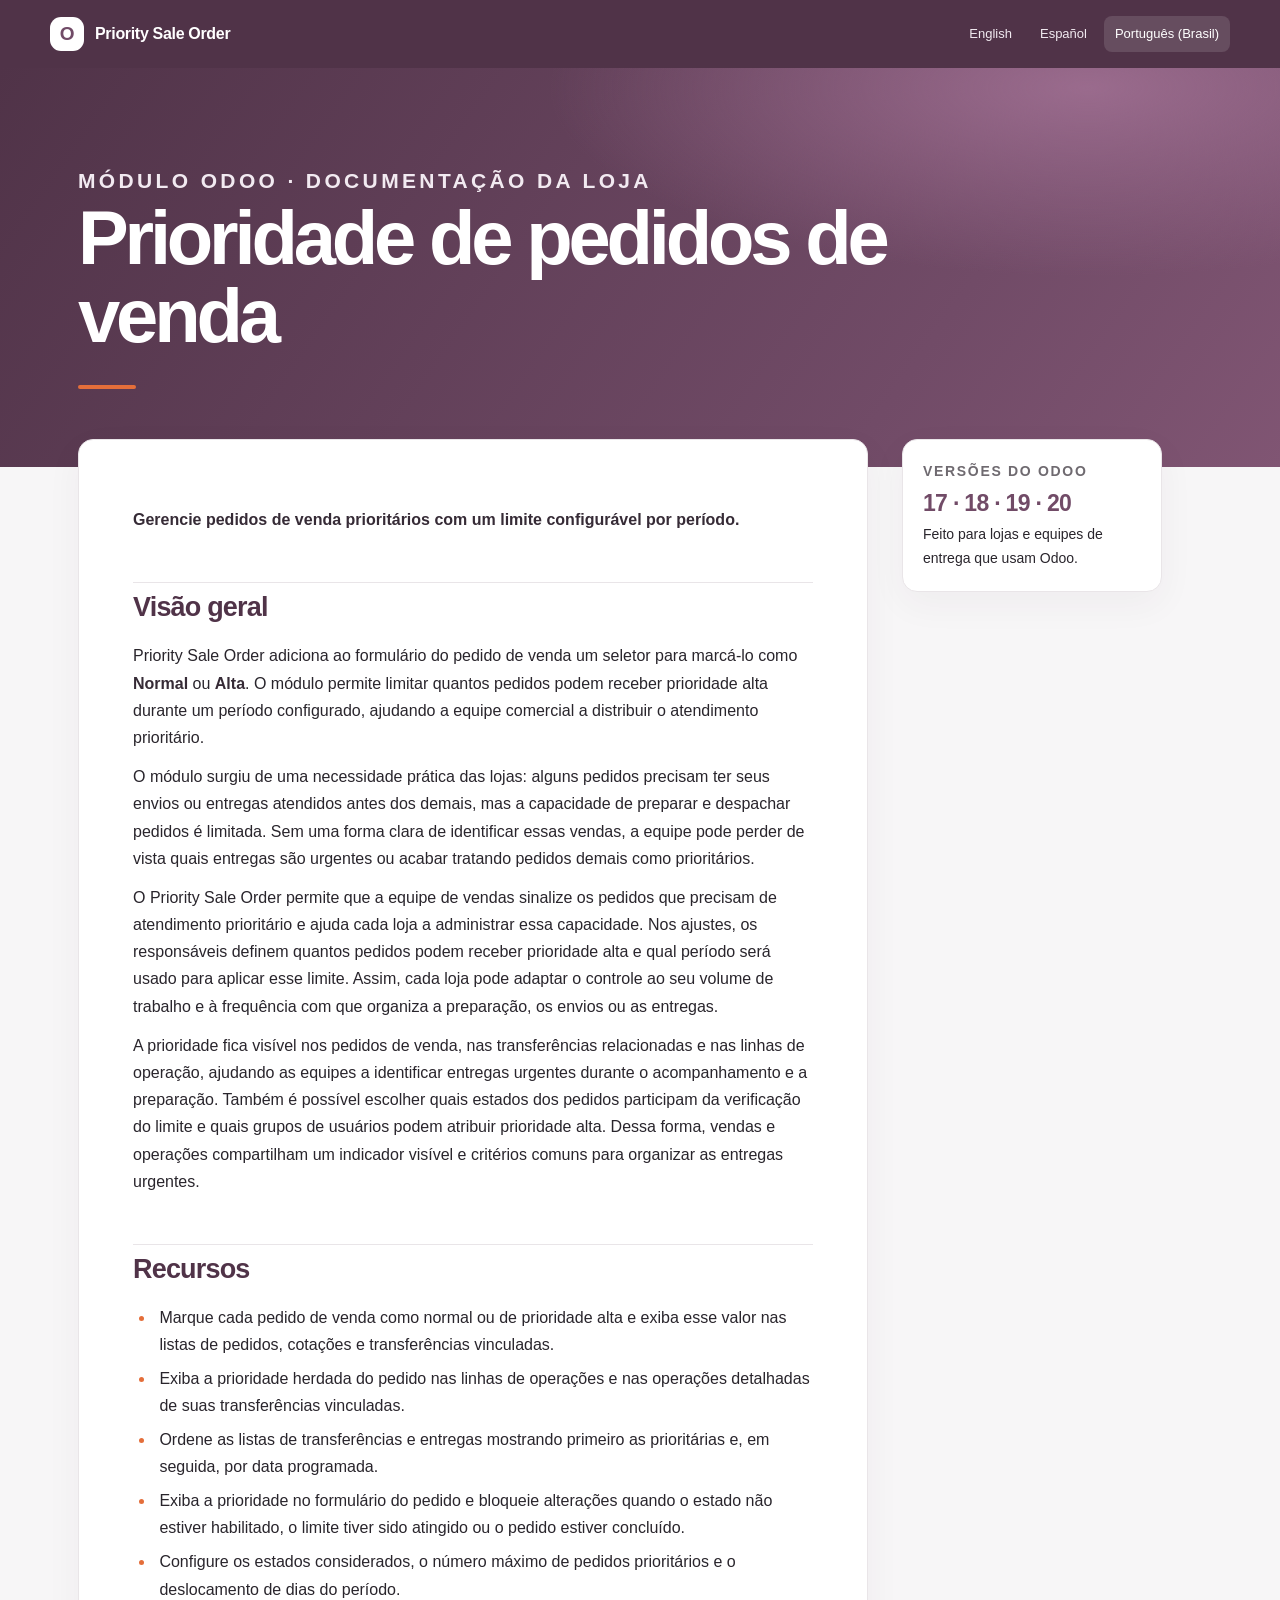
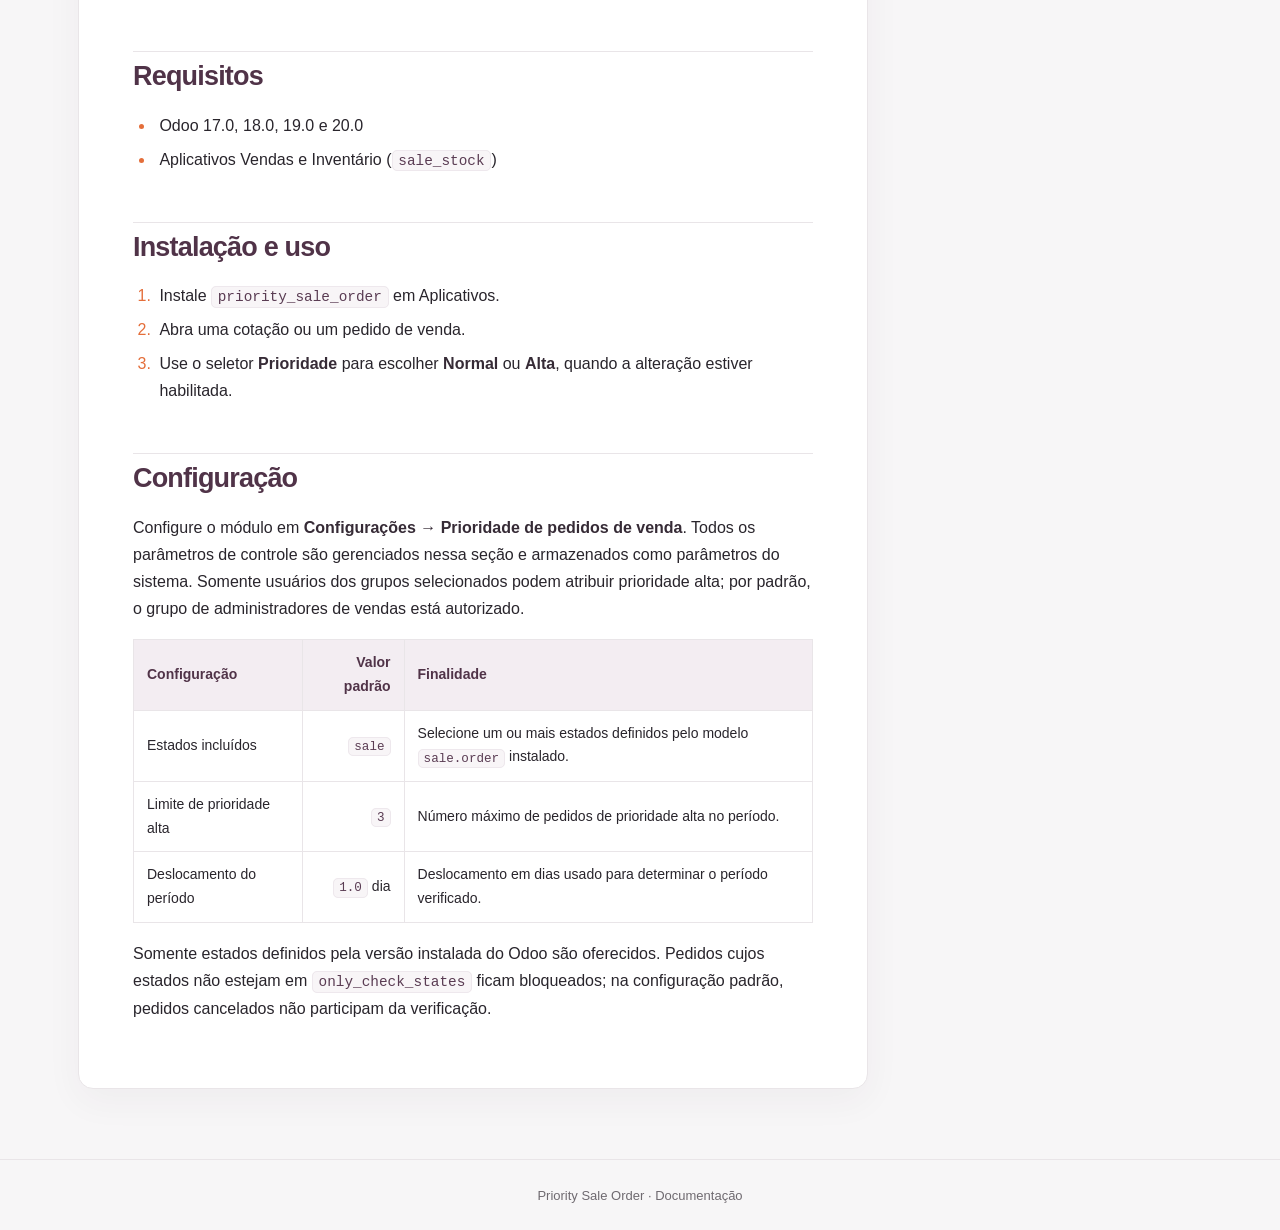
<file: priority_sale_order/static/description/pt_BR.html>
<!doctype html>
<html lang="pt-BR">
<head>
  <meta charset="utf-8">
  <meta name="viewport" content="width=device-width, initial-scale=1">
  <meta name="color-scheme" content="light">
  <title>Prioridade de pedidos de venda</title>
  <style>
:root {
  color-scheme: light;
  --odoo-purple: #714b67;
  --odoo-purple-dark: #503348;
  --odoo-purple-pale: #f3edf2;
  --odoo-orange: #e46e3a;
  --ink: #29252c;
  --muted: #6f6a70;
  --line: #e9e5e8;
  --paper: #fff;
  --canvas: #f7f6f7;
}
* { box-sizing: border-box; }
body {
  margin: 0;
  background: var(--canvas);
  color: var(--ink);
  font: 16px/1.7 Inter, -apple-system, BlinkMacSystemFont, "Segoe UI", sans-serif;
}
a { color: var(--odoo-purple); text-decoration-thickness: 1px; text-underline-offset: 3px; }
a:hover { color: var(--odoo-purple-dark); }
.topbar {
  min-height: 68px;
  display: flex;
  align-items: center;
  justify-content: space-between;
  gap: 24px;
  padding: 12px max(24px, calc((100vw - 1180px) / 2));
  background: var(--odoo-purple-dark);
  color: white;
}
.brand { display: inline-flex; align-items: center; gap: 11px; color: white; font-weight: 700; text-decoration: none; letter-spacing: -.02em; }
.brand-mark {
  display: grid; place-items: center; width: 34px; height: 34px; border-radius: 11px;
  background: white; color: var(--odoo-purple); font-weight: 850; font-size: 19px;
}
.languages { display: flex; flex-wrap: wrap; gap: 6px; }
.languages a { padding: 7px 11px; border-radius: 8px; color: #f1eaf0; font-size: 13px; text-decoration: none; }
.languages a:hover, .languages a[aria-current="page"] { background: #ffffff20; color: white; }
.hero {
  overflow: hidden;
  background: radial-gradient(ellipse at 85% 5%, #9a6b8d 0, transparent 35%), linear-gradient(125deg, #503348, #714b67 72%, #805573);
  color: white;
}
.hero-inner { max-width: 1180px; margin: 0 auto; padding: 72px 28px 78px; }
.eyebrow { margin: 0 0 14px; color: #f6c7a7; font-size: 12px; font-weight: 750; letter-spacing: .16em; text-transform: uppercase; }
.hero h1 { max-width: 820px; margin: 0; color: white; font-size: clamp(42px, 7vw, 76px); line-height: 1.03; letter-spacing: -.055em; }
.hero p { max-width: 680px; margin: 23px 0 0; color: #f2eaf1; font-size: clamp(17px, 2.4vw, 21px); }
.hero-rule { width: 58px; height: 4px; margin-top: 30px; border-radius: 4px; background: var(--odoo-orange); }
.layout { display: grid; grid-template-columns: minmax(0, 790px) 260px; gap: 34px; max-width: 1180px; margin: -28px auto 0; padding: 0 28px 70px; align-items: start; }
.article, .side-card { border: 1px solid var(--line); border-radius: 15px; background: var(--paper); box-shadow: 0 12px 36px #38233a0c; }
.article { padding: clamp(26px, 5vw, 54px); }
.article h2 { margin: 1.8em 0 .65em; padding-top: .3em; border-top: 1px solid var(--line); color: var(--odoo-purple-dark); font-size: 27px; line-height: 1.25; letter-spacing: -.03em; }
.article h2:first-child { margin-top: 0; border-top: 0; }
.article h3 { margin: 1.5em 0 .5em; color: var(--odoo-purple); font-size: 19px; }
.article p { margin: .75em 0; }
.article strong { color: #362b36; }
.article ul, .article ol { padding-left: 1.4em; }
.article li { padding-left: .25em; margin: .42em 0; }
.article li::marker { color: var(--odoo-orange); }
.article code { padding: .13em .4em; border: 1px solid #eee8ed; border-radius: 5px; background: #f8f5f7; color: #5a3c53; font-size: .9em; }
.article table { display: block; width: 100%; margin: 1.2em 0; overflow-x: auto; border-collapse: collapse; font-size: 14px; }
.article th { background: var(--odoo-purple-pale); color: var(--odoo-purple-dark); text-align: left; }
.article th, .article td { padding: 11px 13px; border: 1px solid var(--line); }
.article blockquote { margin: 1.2em 0; padding: 12px 18px; border-left: 4px solid var(--odoo-orange); background: #fcf7f4; color: var(--muted); }
.sidebar { display: grid; gap: 14px; }
.side-card { padding: 20px; }
.side-label { margin: 0 0 9px; color: var(--muted); font-size: 11px; font-weight: 750; letter-spacing: .12em; text-transform: uppercase; }
.side-card p { margin: 0; font-size: 14px; }
.side-card .accent { color: var(--odoo-purple); font-size: 23px; font-weight: 750; letter-spacing: -.03em; }
.side-card a { font-size: 14px; }
footer { padding: 25px 20px; border-top: 1px solid var(--line); color: var(--muted); text-align: center; font-size: 13px; }
@media (max-width: 850px) {
  .layout { grid-template-columns: 1fr; }
  .sidebar { grid-template-columns: repeat(auto-fit, minmax(190px, 1fr)); }
  .hero-inner { padding-top: 55px; padding-bottom: 66px; }
}
@media (max-width: 520px) {
  .topbar { align-items: flex-start; flex-direction: column; gap: 10px; padding: 13px 18px; }
  .hero-inner { padding: 44px 20px 58px; }
  .layout { padding-right: 14px; padding-left: 14px; }
  .article { padding: 24px 20px; }
}
</style>
</head>
<body>
  <header class="topbar">
    <a class="brand" href="index.html"><span class="brand-mark">O</span><span>Priority Sale Order</span></a>
    <nav class="languages" aria-label="Language">
      <a href="index.html">English</a>
      <a href="es.html">Español</a>
      <a href="pt_BR.html" aria-current="page">Português (Brasil)</a>
    </nav>
  </header>
  <section class="hero">
    <div class="hero-inner">
      <p class="eyebrow">Módulo Odoo · Documentação da loja</p>
      <h1>Prioridade de pedidos de venda</h1>
      <div class="hero-rule"></div>
    </div>
  </section>
  <main class="layout">
    <article class="article"><p><strong>Gerencie pedidos de venda prioritários com um limite configurável por período.</strong></p>
<h2 id="visao-geral">Visão geral</h2>
<p>Priority Sale Order adiciona ao formulário do pedido de venda um seletor para marcá-lo como <strong>Normal</strong> ou <strong>Alta</strong>. O módulo permite limitar quantos pedidos podem receber prioridade alta durante um período configurado, ajudando a equipe comercial a distribuir o atendimento prioritário.</p>
<p>O módulo surgiu de uma necessidade prática das lojas: alguns pedidos precisam ter seus envios ou entregas atendidos antes dos demais, mas a capacidade de preparar e despachar pedidos é limitada. Sem uma forma clara de identificar essas vendas, a equipe pode perder de vista quais entregas são urgentes ou acabar tratando pedidos demais como prioritários.</p>
<p>O Priority Sale Order permite que a equipe de vendas sinalize os pedidos que precisam de atendimento prioritário e ajuda cada loja a administrar essa capacidade. Nos ajustes, os responsáveis definem quantos pedidos podem receber prioridade alta e qual período será usado para aplicar esse limite. Assim, cada loja pode adaptar o controle ao seu volume de trabalho e à frequência com que organiza a preparação, os envios ou as entregas.</p>
<p>A prioridade fica visível nos pedidos de venda, nas transferências relacionadas e nas linhas de operação, ajudando as equipes a identificar entregas urgentes durante o acompanhamento e a preparação. Também é possível escolher quais estados dos pedidos participam da verificação do limite e quais grupos de usuários podem atribuir prioridade alta. Dessa forma, vendas e operações compartilham um indicador visível e critérios comuns para organizar as entregas urgentes.</p>
<h2 id="recursos">Recursos</h2>
<ul>
<li>Marque cada pedido de venda como normal ou de prioridade alta e exiba esse valor nas listas de pedidos, cotações e transferências vinculadas.</li>
<li>Exiba a prioridade herdada do pedido nas linhas de operações e nas operações detalhadas de suas transferências vinculadas.</li>
<li>Ordene as listas de transferências e entregas mostrando primeiro as prioritárias e, em seguida, por data programada.</li>
<li>Exiba a prioridade no formulário do pedido e bloqueie alterações quando o estado não estiver habilitado, o limite tiver sido atingido ou o pedido estiver concluído.</li>
<li>Configure os estados considerados, o número máximo de pedidos prioritários e o deslocamento de dias do período.</li>
</ul>
<h2 id="requisitos">Requisitos</h2>
<ul>
<li>Odoo 17.0, 18.0, 19.0 e 20.0</li>
<li>Aplicativos Vendas e Inventário (<code>sale_stock</code>)</li>
</ul>
<h2 id="instalacao-e-uso">Instalação e uso</h2>
<ol>
<li>Instale <code>priority_sale_order</code> em Aplicativos.</li>
<li>Abra uma cotação ou um pedido de venda.</li>
<li>Use o seletor <strong>Prioridade</strong> para escolher <strong>Normal</strong> ou <strong>Alta</strong>, quando a alteração estiver habilitada.</li>
</ol>
<h2 id="configuracao">Configuração</h2>
<p>Configure o módulo em <strong>Configurações → Prioridade de pedidos de venda</strong>. Todos os parâmetros de controle são gerenciados nessa seção e armazenados como parâmetros do sistema. Somente usuários dos grupos selecionados podem atribuir prioridade alta; por padrão, o grupo de administradores de vendas está autorizado.</p>
<table>
<thead>
<tr>
<th>Configuração</th>
<th style="text-align: right;">Valor padrão</th>
<th>Finalidade</th>
</tr>
</thead>
<tbody>
<tr>
<td>Estados incluídos</td>
<td style="text-align: right;"><code>sale</code></td>
<td>Selecione um ou mais estados definidos pelo modelo <code>sale.order</code> instalado.</td>
</tr>
<tr>
<td>Limite de prioridade alta</td>
<td style="text-align: right;"><code>3</code></td>
<td>Número máximo de pedidos de prioridade alta no período.</td>
</tr>
<tr>
<td>Deslocamento do período</td>
<td style="text-align: right;"><code>1.0</code> dia</td>
<td>Deslocamento em dias usado para determinar o período verificado.</td>
</tr>
</tbody>
</table>
<p>Somente estados definidos pela versão instalada do Odoo são oferecidos. Pedidos cujos estados não estejam em <code>only_check_states</code> ficam bloqueados; na configuração padrão, pedidos cancelados não participam da verificação.</p></article>
    <aside class="sidebar">
      <section class="side-card"><p class="side-label">Versões do Odoo</p><p class="accent">17 · 18 · 19 · 20</p><p>Feito para lojas e equipes de entrega que usam Odoo.</p></section>
    </aside>
  </main>
  <footer>Priority Sale Order · Documentação</footer>
</body>
</html>
</file>
